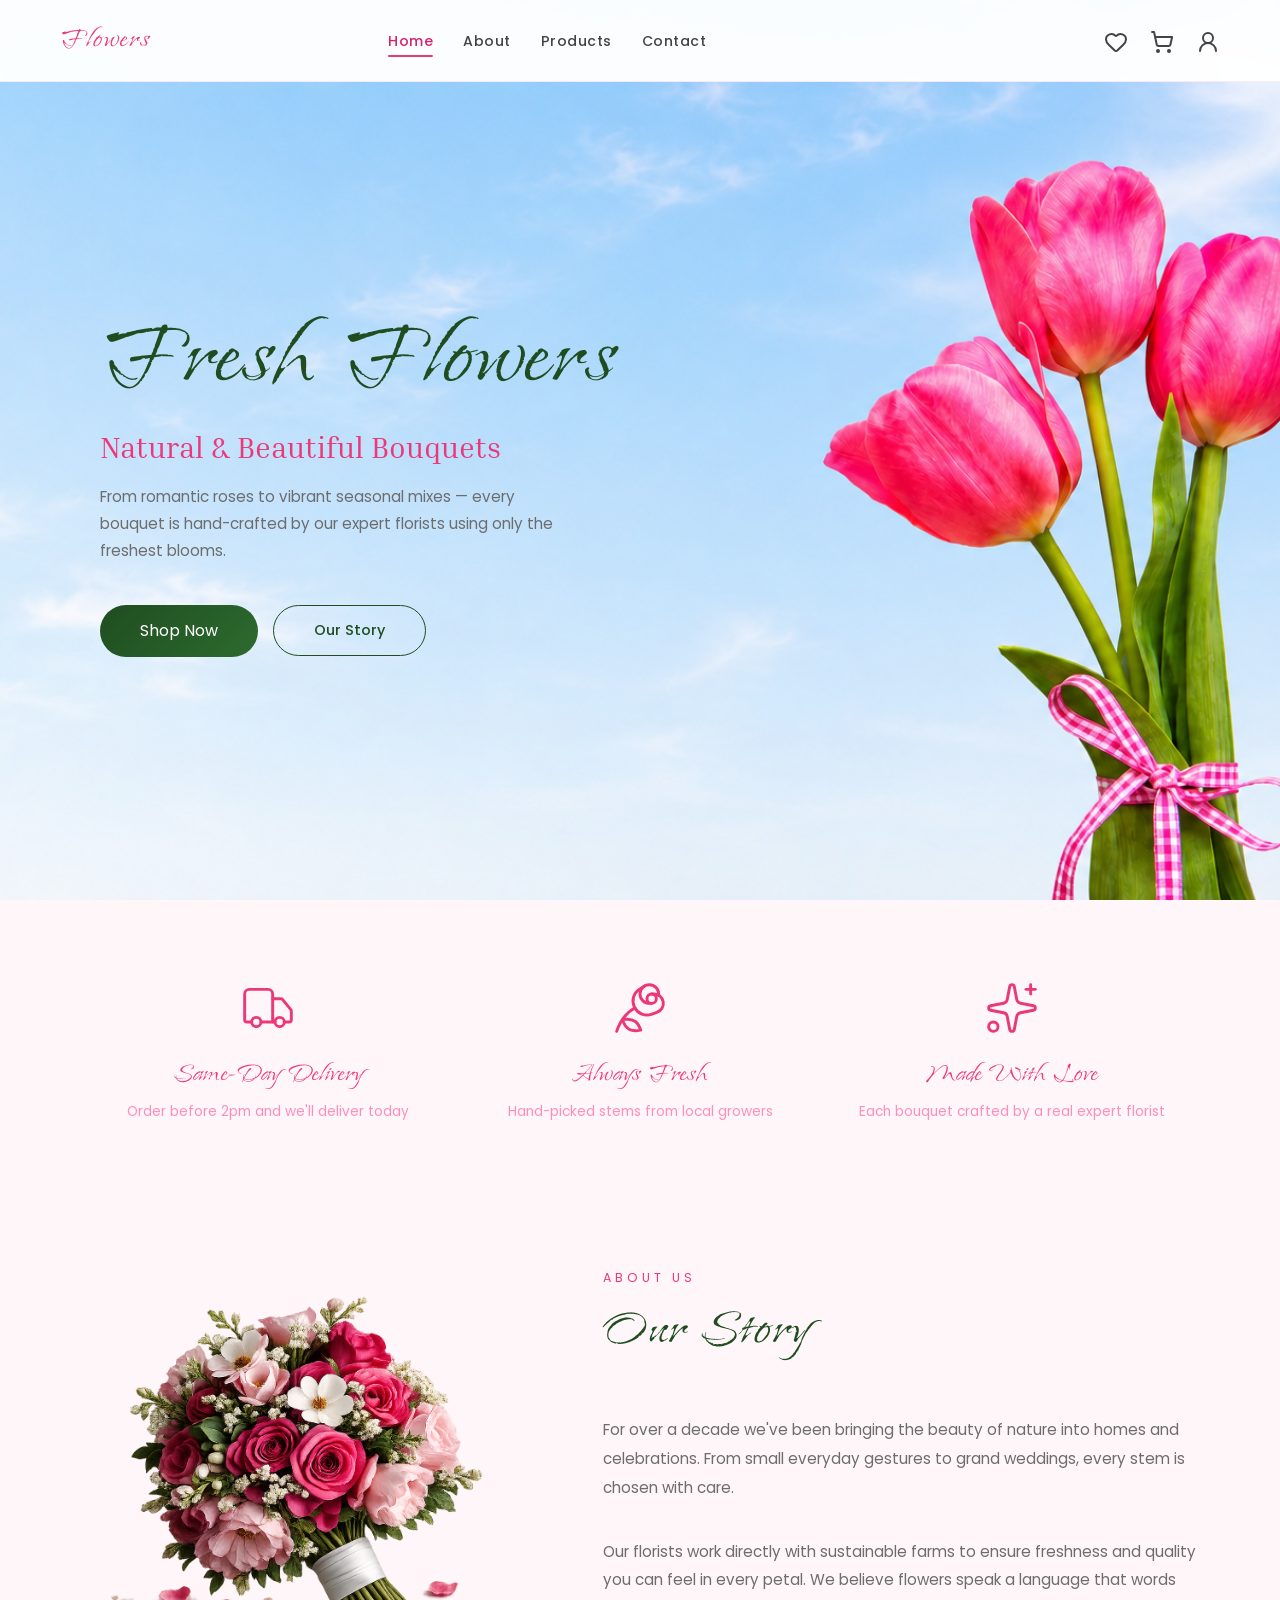
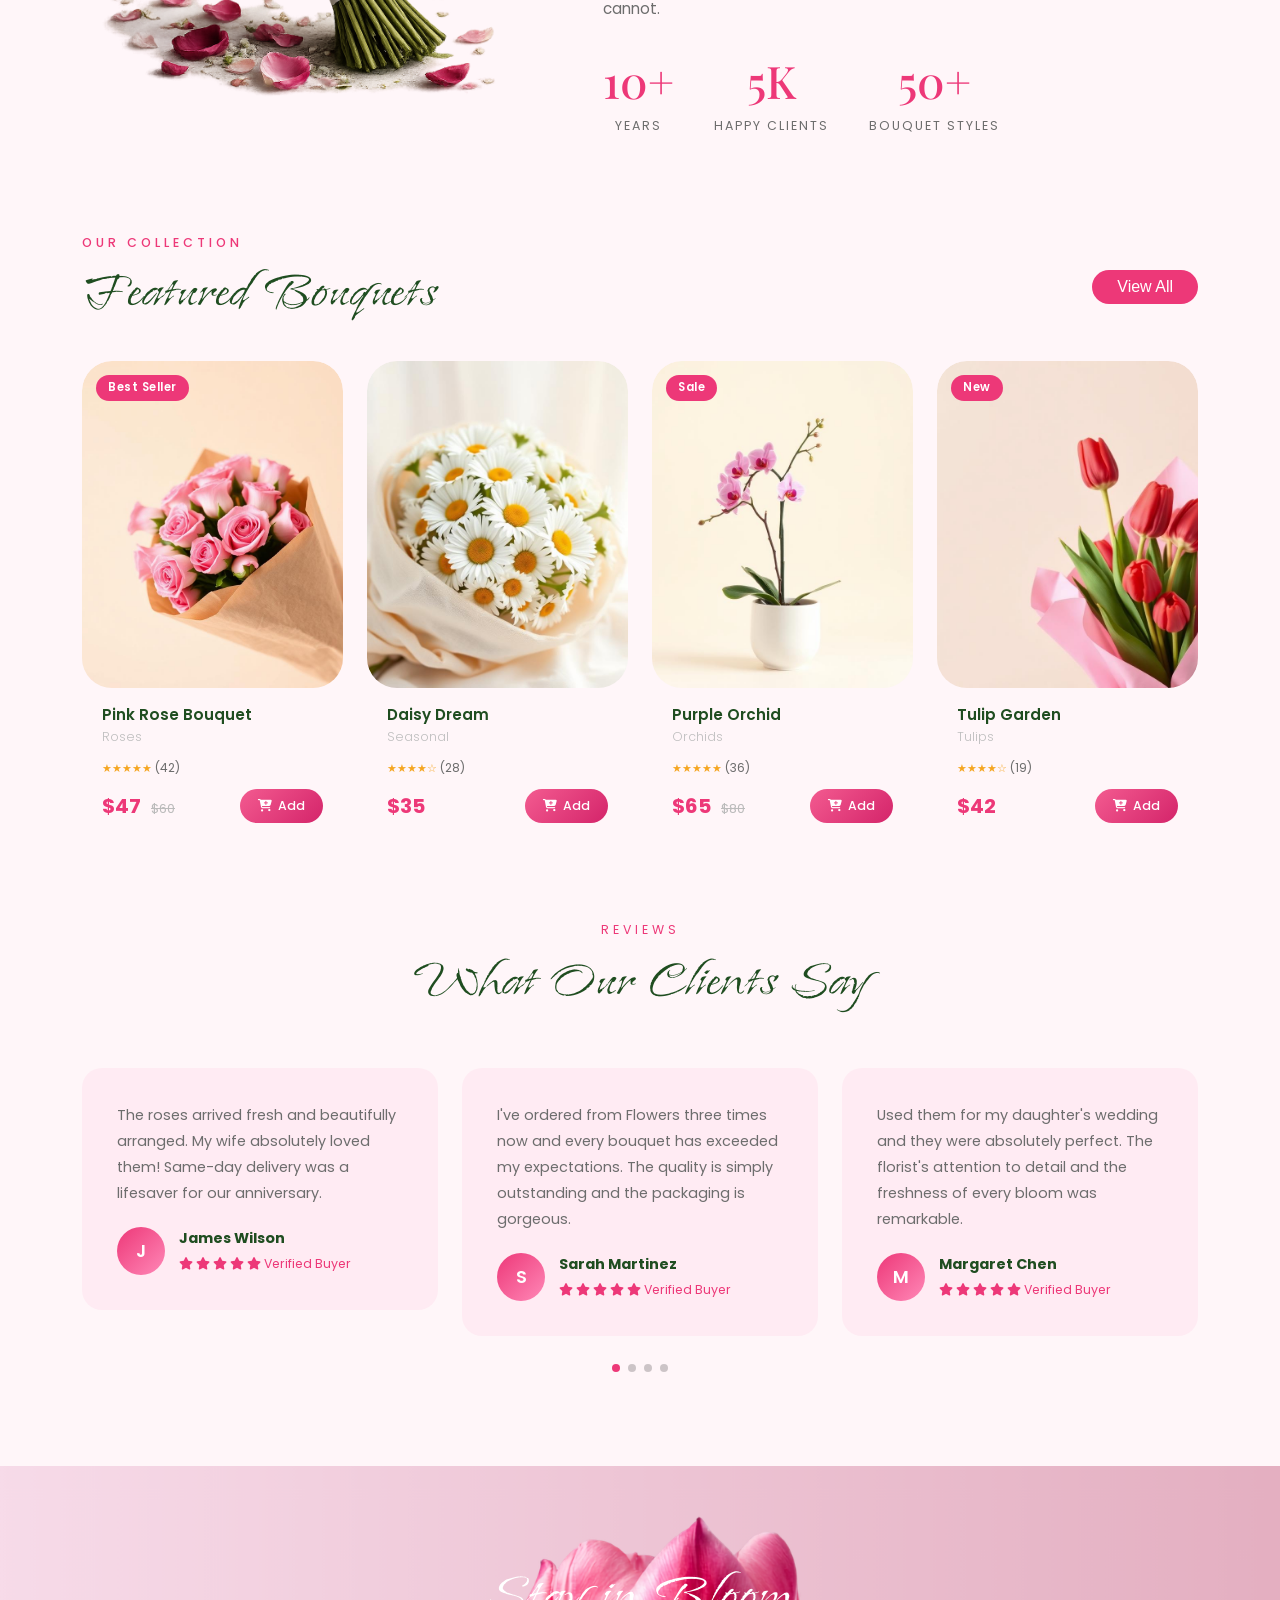
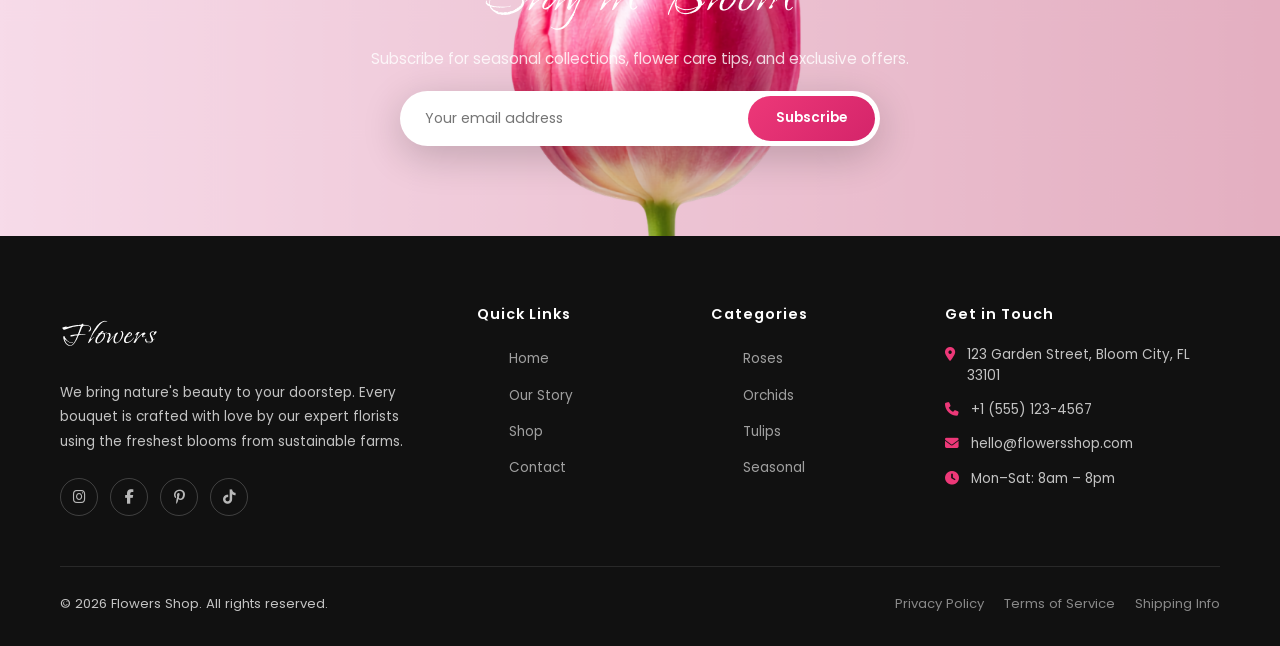
<file: index.html>
<!DOCTYPE html>
<html lang="en">
<head>
  <meta charset="UTF-8">
  <meta name="viewport" content="width=device-width, initial-scale=1.0">
  <title>Flowers – Fresh & Beautiful</title>
  <link rel="preconnect" href="https://fonts.googleapis.com">
  <link rel="preconnect" href="https://fonts.gstatic.com" crossorigin>
  <link href="https://fonts.googleapis.com/css2?family=Inria+Serif:ital,wght@0,300;0,400;0,700;1,400&family=Island+Moments&family=Playfair+Display:ital,wght@0,400;0,600;1,400&family=Poppins:wght@300;400;500;600;700&display=swap" rel="stylesheet">
  <link href="https://cdn.jsdelivr.net/npm/bootstrap@5.3.3/dist/css/bootstrap.min.css" rel="stylesheet">
  <link rel="stylesheet" href="https://cdnjs.cloudflare.com/ajax/libs/font-awesome/6.5.0/css/all.min.css">
  <link rel="stylesheet" href="https://cdn.jsdelivr.net/npm/swiper@11/swiper-bundle.min.css">
  <link rel="stylesheet" href="style.css">
</head>
<body>

<div id="nav-placeholder"></div>

<!-- ========== HERO ========== -->
<section class="hero">
  <div class="hero-content">
    <h1>Fresh Flowers</h1>
    <h3>Natural & Beautiful Bouquets</h3>
    <p>From romantic roses to vibrant seasonal mixes — every bouquet is hand-crafted by our expert florists using only the freshest blooms.</p>
    <div class="hero-btns">
      <a href="products.html" class="btn-primary-custom">Shop Now</a>
      <a href="about.html" class="btn-outline-custom">Our Story</a>
    </div>
  </div>
</section>

<!-- ========== WHY ========== -->
<section class="why-section">
  <div class="container">
    <div class="row g-0">
      <div class="col-md-4 why-item reveal">
        <div class="why-icon">
          <svg xmlns="http://www.w3.org/2000/svg" width="56" height="56" viewBox="0 0 24 24" fill="none" stroke="#ED3878" stroke-width="1.25" stroke-linecap="round" stroke-linejoin="round" class="lucide lucide-truck-icon lucide-truck"><path d="M14 18V6a2 2 0 0 0-2-2H4a2 2 0 0 0-2 2v11a1 1 0 0 0 1 1h2"/><path d="M15 18H9"/><path d="M19 18h2a1 1 0 0 0 1-1v-3.65a1 1 0 0 0-.22-.624l-3.48-4.35A1 1 0 0 0 17.52 8H14"/><circle cx="17" cy="18" r="2"/><circle cx="7" cy="18" r="2"/></svg>
        </div>
        <h3>Same-Day Delivery</h3>
        <p>Order before 2pm and we'll deliver today</p>
      </div>
      <div class="col-md-4 why-item reveal reveal-delay-1">
        <div class="why-icon">
          <svg xmlns="http://www.w3.org/2000/svg" width="56" height="56" viewBox="0 0 24 24" fill="none" stroke="#ED3878" stroke-width="1.25" stroke-linecap="round" stroke-linejoin="round" class="lucide lucide-rose-icon lucide-rose"><path d="M17 10h-1a4 4 0 1 1 4-4v.534"/><path d="M17 6h1a4 4 0 0 1 1.42 7.74l-2.29.87a6 6 0 0 1-5.339-10.68l2.069-1.31"/><path d="M4.5 17c2.8-.5 4.4 0 5.5.8s1.8 2.2 2.3 3.7c-2 .4-3.5.4-4.8-.3-1.2-.6-2.3-1.9-3-4.2"/><path d="M9.77 12C4 15 2 22 2 22"/><circle cx="17" cy="8" r="2"/></svg>
        </div>
        <h3>Always Fresh</h3>
        <p>Hand-picked stems from local growers</p>
      </div>
      <div class="col-md-4 why-item reveal reveal-delay-2">
        <div class="why-icon">
          <svg xmlns="http://www.w3.org/2000/svg" width="56" height="56" viewBox="0 0 24 24" fill="none" stroke="#ED3878" stroke-width="1.25" stroke-linecap="round" stroke-linejoin="round" class="lucide lucide-sparkles-icon lucide-sparkles"><path d="M11.017 2.814a1 1 0 0 1 1.966 0l1.051 5.558a2 2 0 0 0 1.594 1.594l5.558 1.051a1 1 0 0 1 0 1.966l-5.558 1.051a2 2 0 0 0-1.594 1.594l-1.051 5.558a1 1 0 0 1-1.966 0l-1.051-5.558a2 2 0 0 0-1.594-1.594l-5.558-1.051a1 1 0 0 1 0-1.966l5.558-1.051a2 2 0 0 0 1.594-1.594z"/><path d="M20 2v4"/><path d="M22 4h-4"/><circle cx="4" cy="20" r="2"/></svg>
        </div>
        <h3>Made With Love</h3>
        <p>Each bouquet crafted by a real expert florist</p>
      </div>
    </div>
  </div>
</section>

<!-- ========== ABOUT TEASER ========== -->
<section class="about-section">
  <div class="container">
    <div class="row align-items-center g-5">
      <div class="col-lg-5 reveal">
        <div class="about-img-wrapper">
          <img src="images/ChatGPT-Image-2.png" alt="Our florist at work">
        </div>
      </div>
      <div class="col-lg-7 about-text reveal reveal-delay-1">
        <div class="section-header">
          <span class="eyebrow">About Us</span>
          <h2>Our Story</h2>
        </div>
        <p>For over a decade we've been bringing the beauty of nature into homes and celebrations. From small everyday gestures to grand weddings, every stem is chosen with care.</p>
        <p>Our florists work directly with sustainable farms to ensure freshness and quality you can feel in every petal. We believe flowers speak a language that words cannot.</p>
        <div class="about-stats text-center">
          <div class="stat-item"><h4>10+</h4><span>Years</span></div>
          <div class="stat-item"><h4>5K</h4><span>Happy Clients</span></div>
          <div class="stat-item"><h4>50+</h4><span>Bouquet Styles</span></div>
        </div>
      </div>
    </div>
  </div>
</section>

<!-- ========== FEATURED PRODUCTS ========== -->

<section class="collection-section">
    <div class="container">
        <div class="section-header d-flex align-items-center justify-content-between mb-4">
            <div>
                <h6 class="eyebrow">Our Collection</h6>
                <h2>Featured Bouquets</h2>
            </div>
            <a href="products.html">View All</a>
        </div>
        
        <div class="products-grid" id="home-products-grid"></div>
    </div>
</section>

<!-- ========== TESTIMONIALS ========== -->

<section class="testimonials-section">
  <div class="container">
    <div class="section-header text-center reveal">
      <span class="eyebrow">Reviews</span>
      <h2>What Our Clients Say</h2>
    </div>
    <div class="swiper swiper-testimonial reveal">
      <div class="swiper-wrapper">
        <div class="swiper-slide">
          <div class="testimonial-card">
            <p>The roses arrived fresh and beautifully arranged. My wife absolutely loved them! Same-day delivery was a lifesaver for our anniversary.</p>
            <div class="testimonial-author">
              <div class="avatar-placeholder">J</div>
              <div><strong>James Wilson</strong><span class="stars">
                <i class="fa-solid fa-star"></i>
                <i class="fa-solid fa-star"></i>
                <i class="fa-solid fa-star"></i>
                <i class="fa-solid fa-star"></i>
                <i class="fa-solid fa-star"></i>
                Verified Buyer
              </span></div>
            </div>
          </div>
        </div>
        <div class="swiper-slide">
          <div class="testimonial-card">
            <p>I've ordered from Flowers three times now and every bouquet has exceeded my expectations. The quality is simply outstanding and the packaging is gorgeous.</p>
            <div class="testimonial-author">
              <div class="avatar-placeholder">S</div>
              <div><strong>Sarah Martinez</strong><span>
                <i class="fa-solid fa-star"></i>
                <i class="fa-solid fa-star"></i>
                <i class="fa-solid fa-star"></i>
                <i class="fa-solid fa-star"></i>
                <i class="fa-solid fa-star"></i>
                Verified Buyer
              </span></div>
            </div>
          </div>
        </div>
        <div class="swiper-slide">
          <div class="testimonial-card">
            <p>Used them for my daughter's wedding and they were absolutely perfect. The florist's attention to detail and the freshness of every bloom was remarkable.</p>
            <div class="testimonial-author">
              <div class="avatar-placeholder">M</div>
              <div><strong>Margaret Chen</strong><span>
                <i class="fa-solid fa-star"></i>
                <i class="fa-solid fa-star"></i>
                <i class="fa-solid fa-star"></i>
                <i class="fa-solid fa-star"></i>
                <i class="fa-solid fa-star"></i>
                Verified Buyer
              </span></div>
            </div>
          </div>
        </div>
        <div class="swiper-slide">
          <div class="testimonial-card">
            <p>Ordered the orchid bouquet for my mom's birthday. She was in tears! The flowers lasted almost two weeks — incredible freshness and quality.</p>
            <div class="testimonial-author">
              <div class="avatar-placeholder">L</div>
              <div><strong>Liam Torres</strong><span>
                <i class="fa-solid fa-star"></i>
                <i class="fa-solid fa-star"></i>
                <i class="fa-solid fa-star"></i>
                <i class="fa-solid fa-star"></i>
                <i class="fa-solid fa-star"></i>
                Verified Buyer
              </span></div>
            </div>
          </div>
        </div>
      </div>
      <div class="swiper-pagination"></div>
    </div>
  </div>
</section>

<!-- ========== SUBSCRIBE ========== -->
<section class="subscribe-section">
  <div class="subscribe-content">
    <h2>Stay in Bloom</h2>
    <p>Subscribe for seasonal collections, flower care tips, and exclusive offers.</p>
    <form class="subscribe-form" onsubmit="handleSubscribeForm(event)">
      <input type="email" placeholder="Your email address" required>
      <button type="submit">Subscribe</button>
    </form>
  </div>
</section>

<div id="footer-placeholder"></div>

<script src="https://cdn.jsdelivr.net/npm/bootstrap@5.3.3/dist/js/bootstrap.bundle.min.js"></script>
<script src="https://cdn.jsdelivr.net/npm/swiper@11/swiper-bundle.min.js"></script>
<script src="components.js"></script>
<script src="main.js"></script>
</body>
</html>
</file>
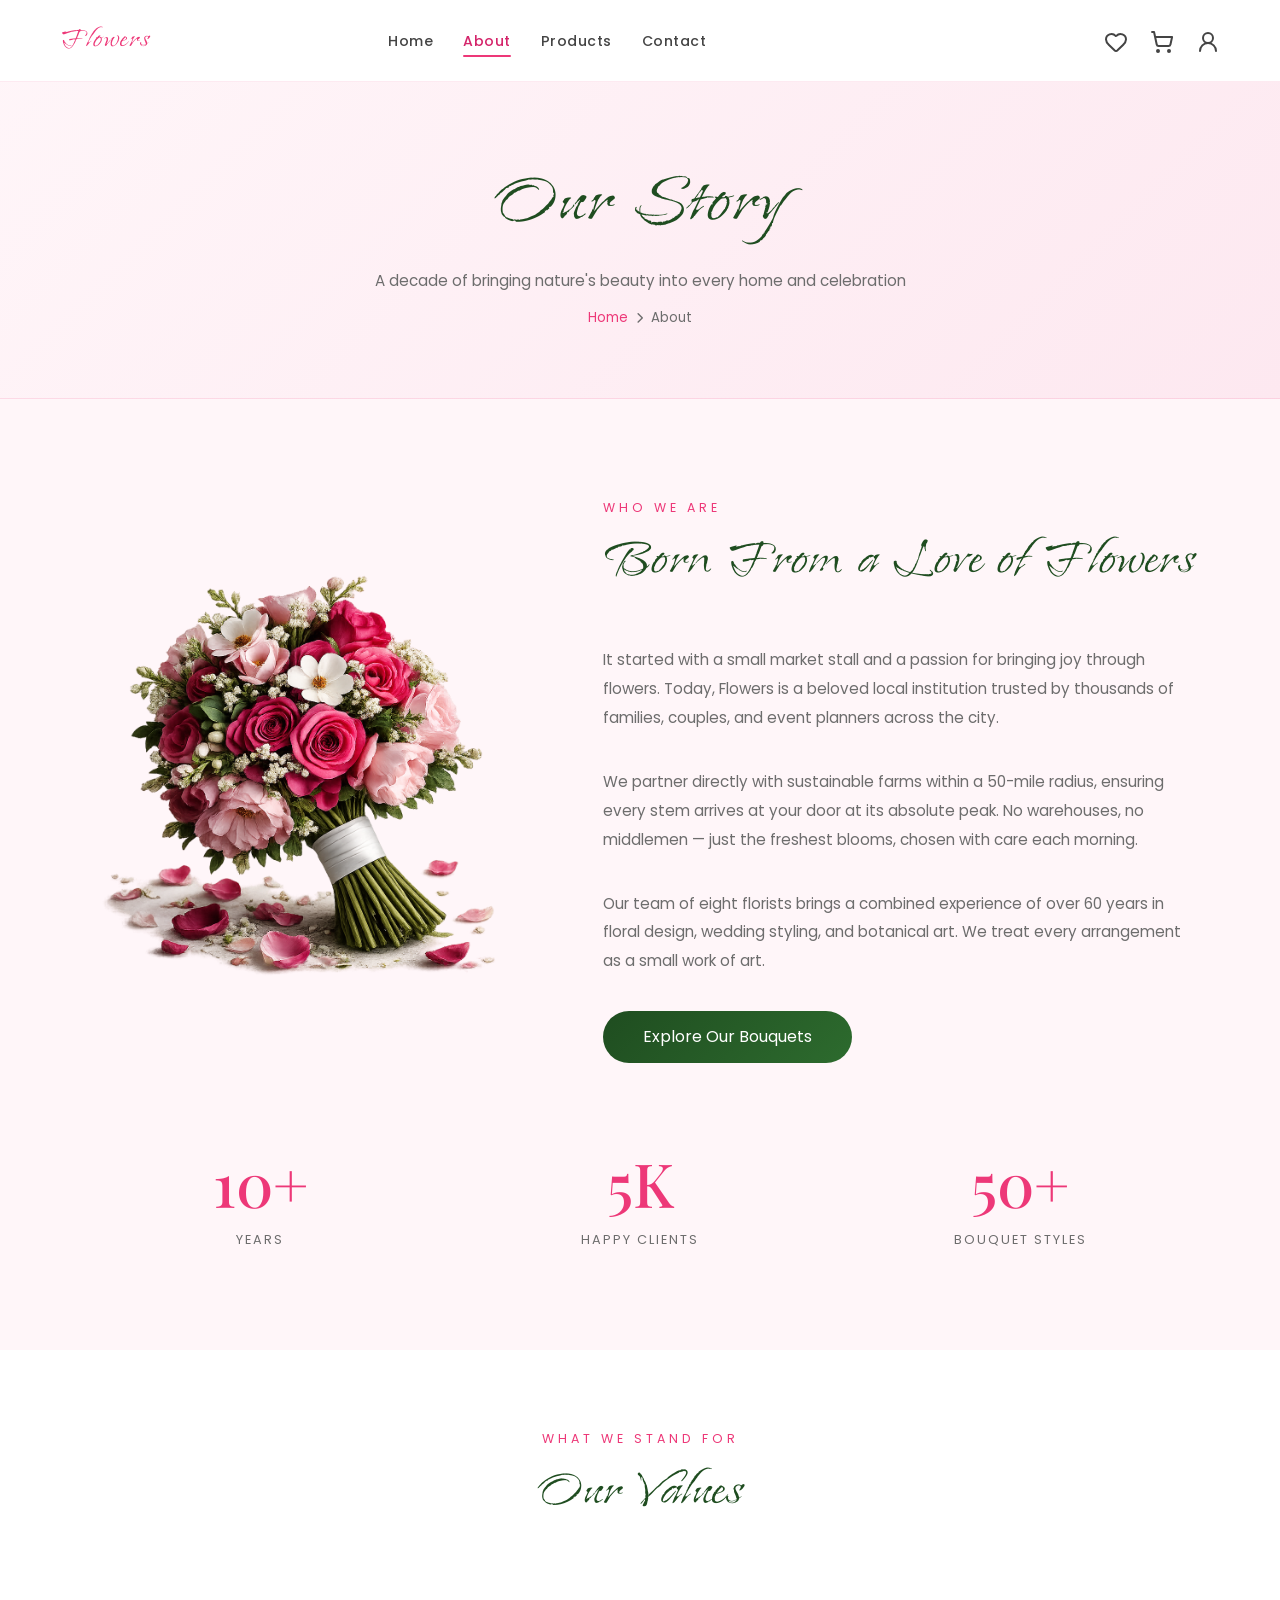
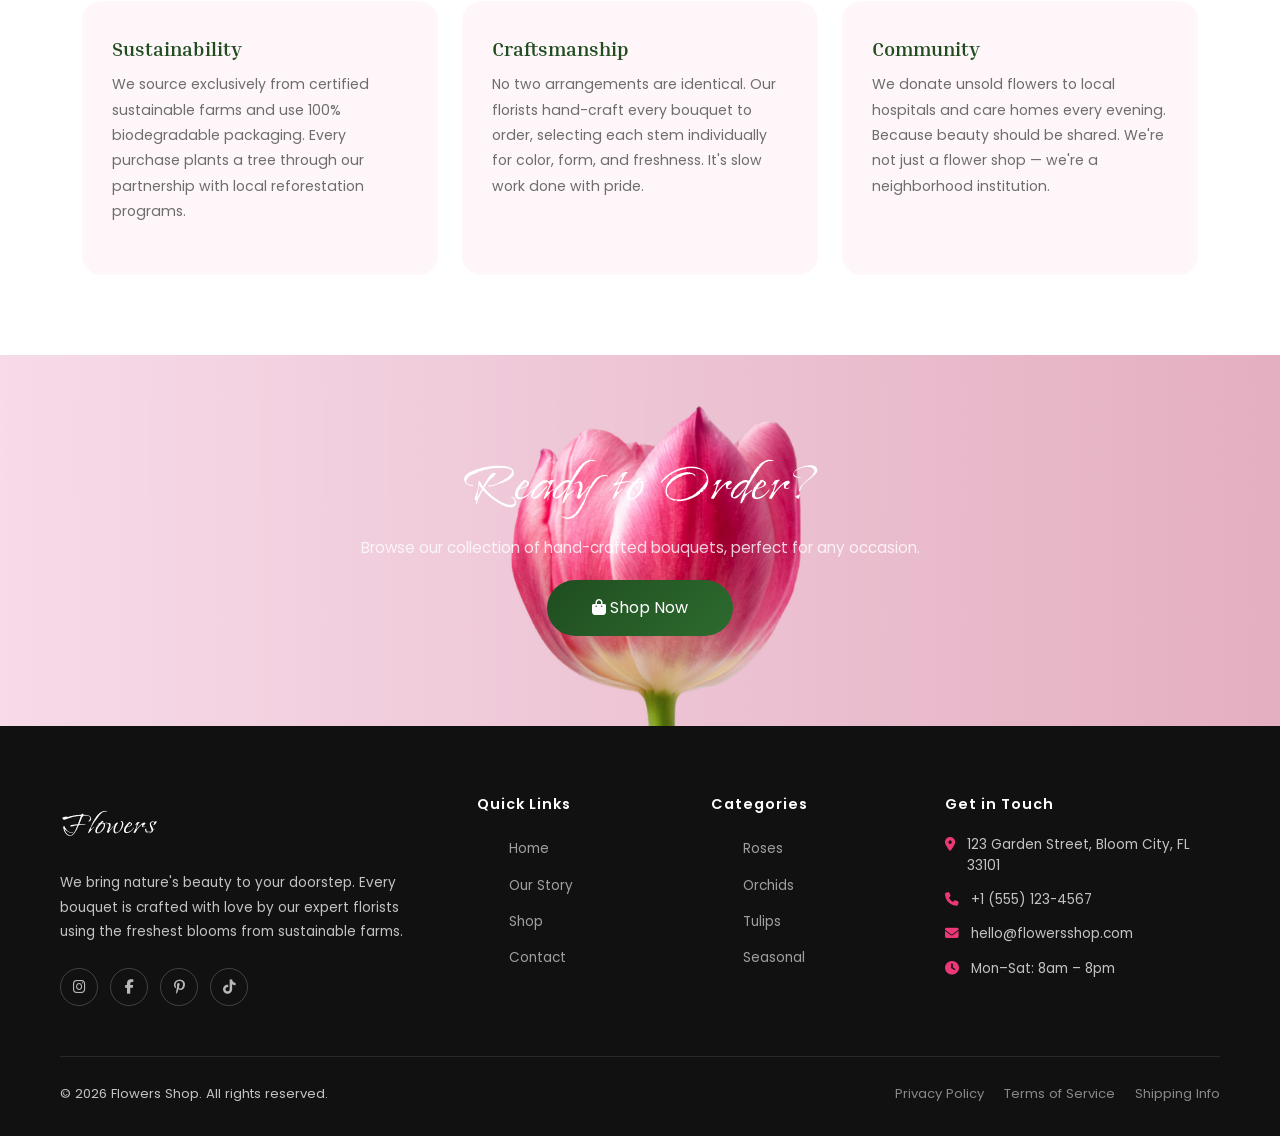
<file: about.html>
<!DOCTYPE html>
<html lang="en">
<head>
  <meta charset="UTF-8">
  <meta name="viewport" content="width=device-width, initial-scale=1.0">
  <title>About Us – Flowers</title>
  <link rel="preconnect" href="https://fonts.googleapis.com">
  <link rel="preconnect" href="https://fonts.gstatic.com" crossorigin>
  <link href="https://fonts.googleapis.com/css2?family=Inria+Serif:ital,wght@0,300;0,400;0,700;1,400&family=Island+Moments&family=Playfair+Display:ital,wght@0,400;0,600;1,400&family=Poppins:wght@300;400;500;600;700&display=swap" rel="stylesheet">
  <link href="https://cdn.jsdelivr.net/npm/bootstrap@5.3.3/dist/css/bootstrap.min.css" rel="stylesheet">
  <link rel="stylesheet" href="https://cdnjs.cloudflare.com/ajax/libs/font-awesome/6.5.0/css/all.min.css">
  <link rel="stylesheet" href="https://cdn.jsdelivr.net/npm/swiper@11/swiper-bundle.min.css">
  <link rel="stylesheet" href="style.css">
</head>
<body>

<div id="nav-placeholder"></div>

<!-- PAGE HERO -->
<section class="page-hero">
  <h1>Our Story</h1>
  <p>A decade of bringing nature's beauty into every home and celebration</p>
  <div class="breadcrumb-custom">
    <a href="index.html">Home</a>
    <i class="fa-solid fa-chevron-right" style="font-size:0.7rem"></i>
    <span>About</span>
  </div>
</section>

<!-- MISSION -->
<section class="about-section">
  <div class="container">
    <div class="row align-items-center g-5 mb-5">
      <div class="col-lg-5 reveal">
        <div class="about-img-wrapper">
          <img src="images/ChatGPT-Image-2.png" alt="Our florist at work">
        </div>
      </div>
      <div class="col-lg-7 about-text reveal reveal-delay-1">
        <div class="section-header">
          <span class="eyebrow">Who We Are</span>
          <h2>Born From a Love of Flowers</h2>
        </div>
        <p>It started with a small market stall and a passion for bringing joy through flowers. Today, Flowers is a beloved local institution trusted by thousands of families, couples, and event planners across the city.</p>
        <p>We partner directly with sustainable farms within a 50-mile radius, ensuring every stem arrives at your door at its absolute peak. No warehouses, no middlemen — just the freshest blooms, chosen with care each morning.</p>
        <p>Our team of eight florists brings a combined experience of over 60 years in floral design, wedding styling, and botanical art. We treat every arrangement as a small work of art.</p>
        <a href="products.html" class="btn-primary-custom d-inline-block">Explore Our Bouquets</a>
      </div>
    </div>

    <!-- Stats banner -->
    <div class="stats-banner row g-4 reveal">
      <div class="col-6 col-md-4">
        <div class="text-center">
          <h4>10+</h4>
          <span style="font-family:'Poppins',sans-serif;font-size:0.8rem;letter-spacing:2px;text-transform:uppercase;color:var(--gray)">Years</span>
        </div>
      </div>
      <div class="col-6 col-md-4">
        <div class="text-center">
          <h4>5K</h4>
          <span style="font-family:'Poppins',sans-serif;font-size:0.8rem;letter-spacing:2px;text-transform:uppercase;color:var(--gray)">Happy Clients</span>
        </div>
      </div>
      <div class="col-6 col-md-4">
        <div class="text-center">
          <h4>50+</h4>
          <span style="font-family:'Poppins',sans-serif;font-size:0.8rem;letter-spacing:2px;text-transform:uppercase;color:var(--gray)">Bouquet Styles</span>
        </div>
      </div>
    </div>
  </div>
</section>

<!-- OUR VALUES -->
<section style="padding:80px 0;background:#fff">
  <div class="container">
    <div class="section-header text-center reveal">
      <span class="eyebrow">What We Stand For</span>
      <h2>Our Values</h2>
    </div>
    <div class="row g-4 mt-2">
      <div class="col-md-4 reveal">
        <div style="padding:35px 30px;border-radius:20px;background:var(--cream);height:100%;transition:var(--transition)" onmouseover="this.style.borderColor='var(--pink)'" onmouseout="this.style.borderColor='rgba(237,56,120,0.15)'">
          <h5 style="font-weight:700;color:var(--green);margin-bottom:12px">Sustainability</h5>
          <p style="font-family:'Poppins',sans-serif;color:var(--gray);font-size:0.88rem;line-height:1.8">We source exclusively from certified sustainable farms and use 100% biodegradable packaging. Every purchase plants a tree through our partnership with local reforestation programs.</p>
        </div>
      </div>
      <div class="col-md-4 reveal reveal-delay-1">
        <div style="padding:35px 30px;border-radius:20px;background:var(--cream);height:100%;transition:var(--transition)" onmouseover="this.style.borderColor='var(--pink)'" onmouseout="this.style.borderColor='rgba(237,56,120,0.15)'">
          <h5 style="font-weight:700;color:var(--green);margin-bottom:12px">Craftsmanship</h5>
          <p style="font-family:'Poppins',sans-serif;color:var(--gray);font-size:0.88rem;line-height:1.8">No two arrangements are identical. Our florists hand-craft every bouquet to order, selecting each stem individually for color, form, and freshness. It's slow work done with pride.</p>
        </div>
      </div>
      <div class="col-md-4 reveal reveal-delay-2">
        <div style="padding:35px 30px;border-radius:20px;background:var(--cream);height:100%;transition:var(--transition)" onmouseover="this.style.borderColor='var(--pink)'" onmouseout="this.style.borderColor='rgba(237,56,120,0.15)'">
          <h5 style="font-weight:700;color:var(--green);margin-bottom:12px">Community</h5>
          <p style="font-family:'Poppins',sans-serif;color:var(--gray);font-size:0.88rem;line-height:1.8">We donate unsold flowers to local hospitals and care homes every evening. Because beauty should be shared. We're not just a flower shop — we're a neighborhood institution.</p>
        </div>
      </div>
    </div>
  </div>
</section>

<!-- CTA -->
<section class="subscribe-section">
  <div class="subscribe-content">
    <h2>Ready to Order?</h2>
    <p>Browse our collection of hand-crafted bouquets, perfect for any occasion.</p>
    <a href="products.html" class="btn-primary-custom d-inline-block" style="padding:16px 45px;font-size:1rem">
      <i class="fa-solid fa-bag-shopping"></i> Shop Now
    </a>
  </div>
</section>

<div id="footer-placeholder"></div>

<script src="https://cdn.jsdelivr.net/npm/bootstrap@5.3.3/dist/js/bootstrap.bundle.min.js"></script>
<script src="https://cdn.jsdelivr.net/npm/swiper@11/swiper-bundle.min.js"></script>
<script src="components.js"></script>
<script src="main.js"></script>
</body>
</html>
</file>
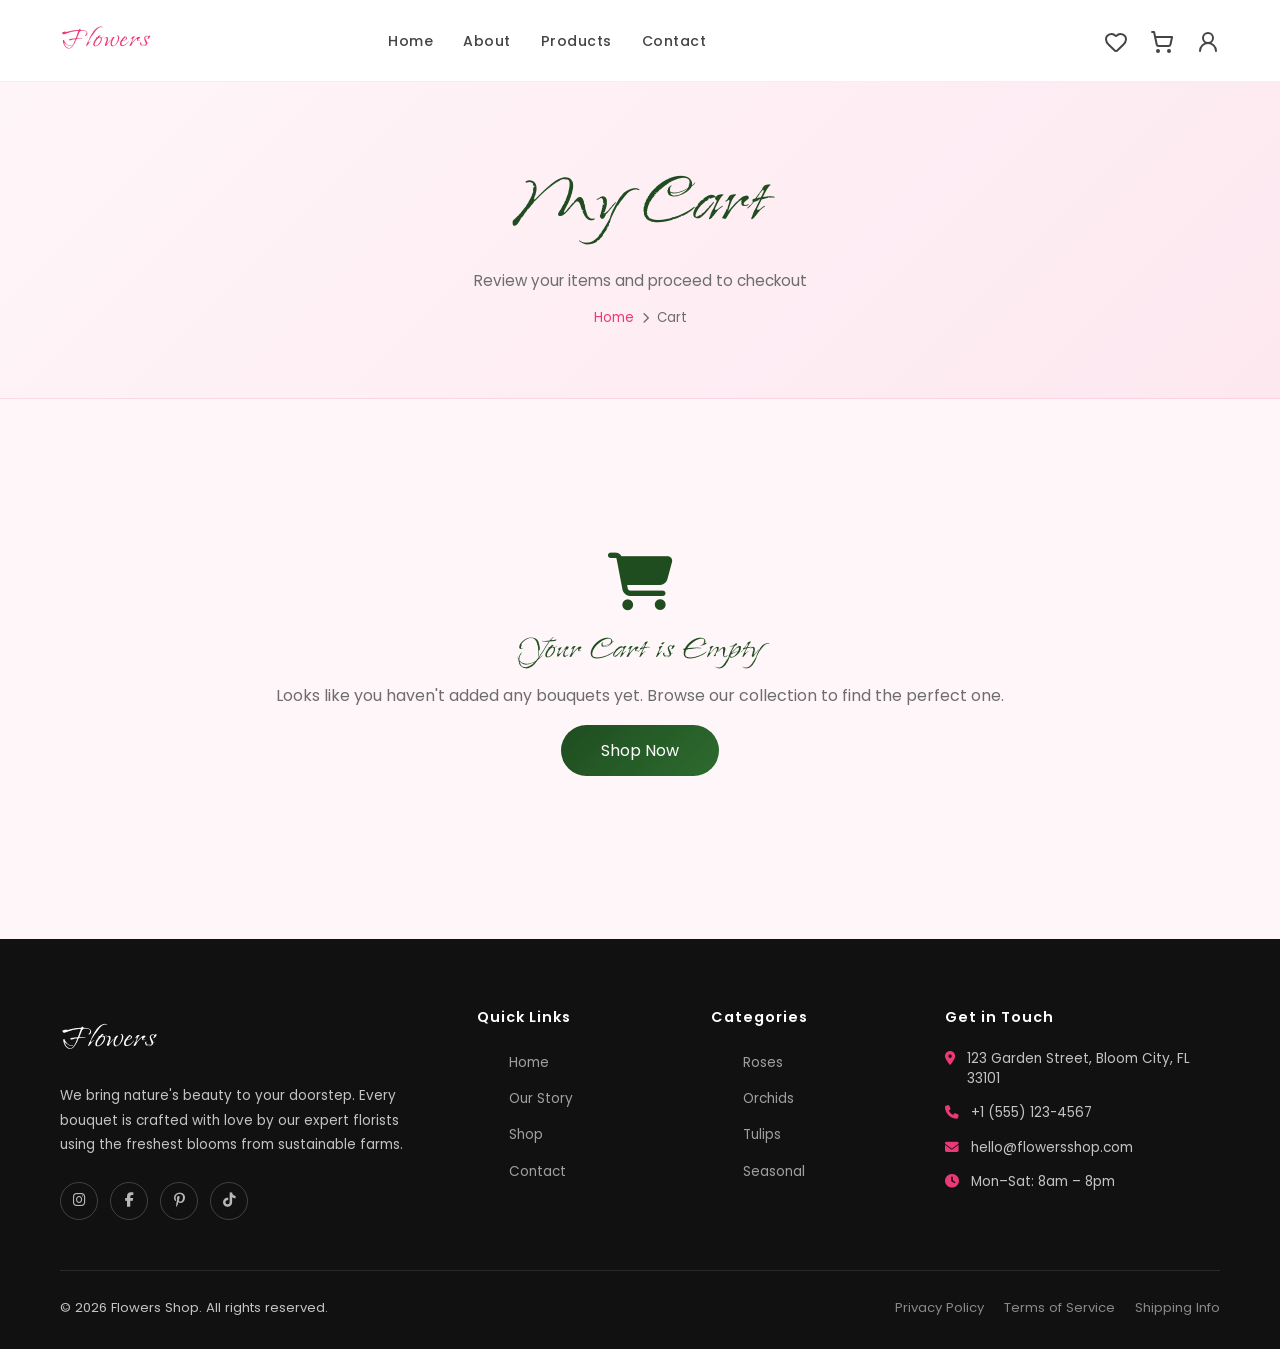
<file: cart.html>
<!DOCTYPE html>
<html lang="en">
<head>
  <meta charset="UTF-8">
  <meta name="viewport" content="width=device-width, initial-scale=1.0">
  <title>Cart – Flowers</title>
  <link rel="preconnect" href="https://fonts.googleapis.com">
  <link rel="preconnect" href="https://fonts.gstatic.com" crossorigin>
  <link href="https://fonts.googleapis.com/css2?family=Inria+Serif:ital,wght@0,300;0,400;0,700;1,400&family=Island+Moments&family=Playfair+Display:ital,wght@0,400;0,600;1,400&family=Poppins:wght@300;400;500;600;700&display=swap" rel="stylesheet">
  <link href="https://cdn.jsdelivr.net/npm/bootstrap@5.3.3/dist/css/bootstrap.min.css" rel="stylesheet">
  <link rel="stylesheet" href="https://cdnjs.cloudflare.com/ajax/libs/font-awesome/6.5.0/css/all.min.css">
  <link rel="stylesheet" href="style.css">
</head>
<body>

<div id="nav-placeholder"></div>

<!-- PAGE HERO -->
<section class="page-hero">
  <h1>My Cart</h1>
  <p>Review your items and proceed to checkout</p>
  <div class="breadcrumb-custom">
    <a href="index.html">Home</a>
    <i class="fa-solid fa-chevron-right" style="font-size:0.7rem"></i>
    <span>Cart</span>
  </div>
</section>

<!-- CART SECTION -->
<section class="cart-section">
  <div class="container">

    <!-- EMPTY CART -->
    <div id="cart-empty" class="empty-state" style="display:none">
      <div class="empty-icon-wrap">
        <i class="fa-solid fa-cart-shopping"></i>
      </div>
      <h4>Your Cart is Empty</h4>
      <p>Looks like you haven't added any bouquets yet. Browse our collection to find the perfect one.</p>
      <a href="products.html" class="btn-primary-custom">
        Shop Now
      </a>
    </div>

    <!-- CART CONTENT -->
    <div id="cart-summary-area" style="display:none">
      <div class="row g-5">

        <!-- CART ITEMS -->
        <div class="col-lg-7">
          <div class="cart-header mb-3 d-flex align-itens-center justify-content-between">
            <h5>Items in Your Cart</h5>
            <button class="clear-cart-btn" onclick="clearCart()">
              <i class="fa-solid fa-trash-can"></i> Clear All
            </button>
          </div>
          <div id="cart-list"></div>
        </div>

        <!-- ORDER SUMMARY -->
        <div class="col-lg-5">
          <div class="cart-summary">
            <h5>Order Summary</h5>

            <div class="summary-row">
              <span>Subtotal</span>
              <span id="subtotal-val">$0.00</span>
            </div>
            <div class="summary-row">
              <span>Shipping</span>
              <span id="shipping-val">$8.00</span>
            </div>
            <div class="summary-row free-shipping-note">
              <span>Free shipping on orders over $60</span>
            </div>

            <!-- PROMO CODE -->
            <div class="promo-section">
              <label>Promo Code</label>
              <div class="promo-input-wrap">
                <input type="text" placeholder="Enter code" id="promo-input">
                <button onclick="applyPromo()">Apply</button>
              </div>
              <div id="promo-msg" class="promo-msg"></div>
            </div>

            <div class="summary-divider"></div>
            <div class="summary-row summary-total">
              <span>Total</span>
              <span id="total-val">$0.00</span>
            </div>

            <button class="checkout-btn" onclick="handleCheckout()">
              Secure Checkout
            </button>

            <div class="payment-icons d-flex align-itens-center justify-content-start gap-3 my-3">
              <i class="fa-brands fa-cc-visa"></i>
              <i class="fa-brands fa-cc-mastercard"></i>
              <i class="fa-brands fa-cc-paypal"></i>
              <i class="fa-brands fa-cc-apple-pay"></i>
            </div>

            <button class="continue-shopping">
              <a href="products.html">
                <i class="fa-solid fa-arrow-left"></i> Continue Shopping
              </a>
            </button>
          </div>
        </div>

      </div>
    </div>

  </div>
</section>



<div id="footer-placeholder"></div>

<script src="https://cdn.jsdelivr.net/npm/bootstrap@5.3.3/dist/js/bootstrap.bundle.min.js"></script>
<script src="components.js"></script>
<script src="main.js"></script>
<script>

  function clearCart() {
    cart.length = 0;
    saveCart();
    renderCartPage();
    showToast('Cart cleared!');
  }

  const PROMOS = { 'BLOOM10': 10, 'FLOWERS20': 20 };
  // appliedDiscount is already declared in main.js — do not re-declare here

  function applyPromo() {
    const code = document.getElementById('promo-input').value.trim().toUpperCase();
    const msg = document.getElementById('promo-msg');
    if (PROMOS[code]) {
      appliedDiscount = PROMOS[code];
      msg.textContent = `Promo applied: ${appliedDiscount}% off!`;
      msg.style.color = 'var(--green)';
      showToast(`Promo code ${code} applied!`);
      renderCartPage();
    } else {
      msg.textContent = 'Invalid promo code.';
      msg.style.color = 'var(--pink)';
    }
  }

  function handleCheckout() {
    if (!user) {
      openAuthModal();
      showToast('Please sign in to checkout', 'pink');
    } else {
      showToast('Redirecting to checkout...');
    }
  }

  // Render recommendations (products not in cart)
  document.addEventListener('DOMContentLoaded', () => {
    const recGrid = document.getElementById('cart-recommendations');
    if (recGrid) {
      const cartIds = cart.map(i => i.id);
      const recs = PRODUCTS.filter(p => !cartIds.includes(p.id)).slice(0, 4);
      recGrid.innerHTML = recs.map(p => `<div class="col-sm-6 col-lg-3">${productCardHTML(p)}</div>`).join('');
    }
  });
</script>
</body>
</html>
</file>
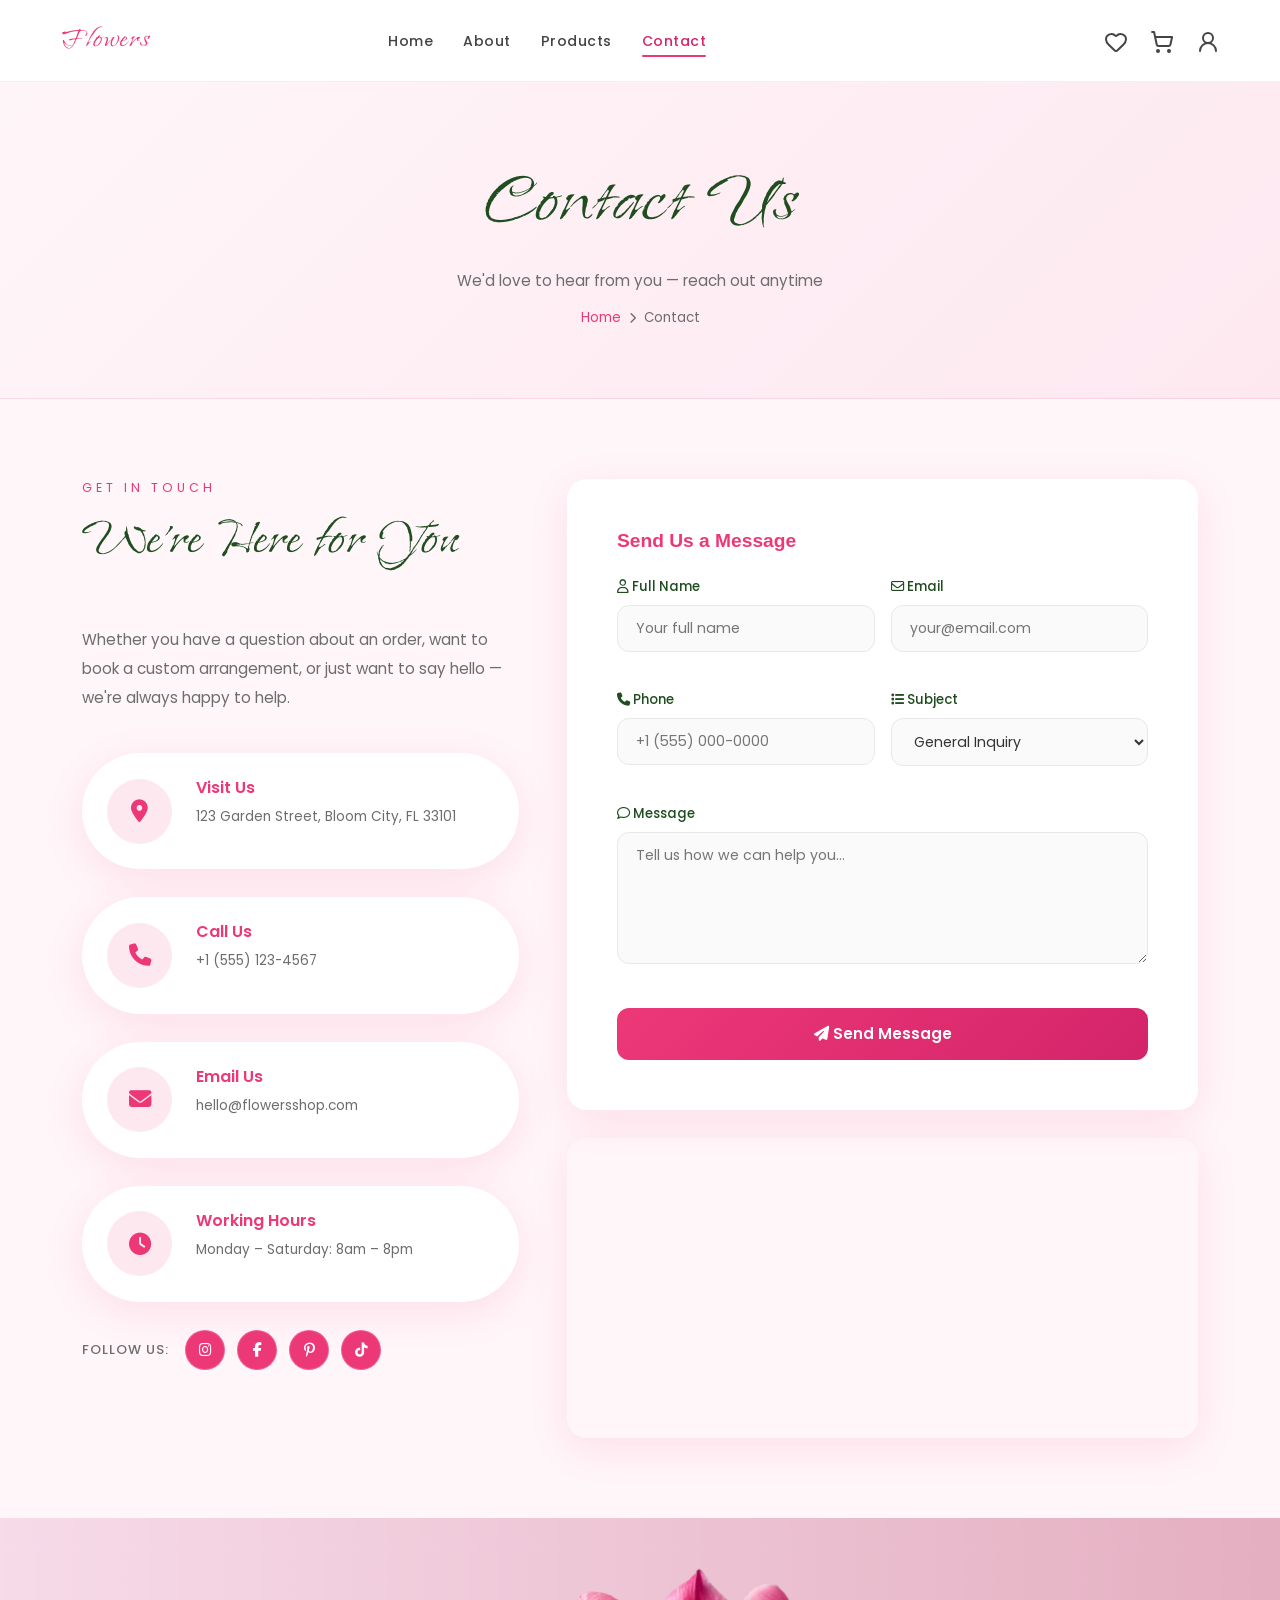
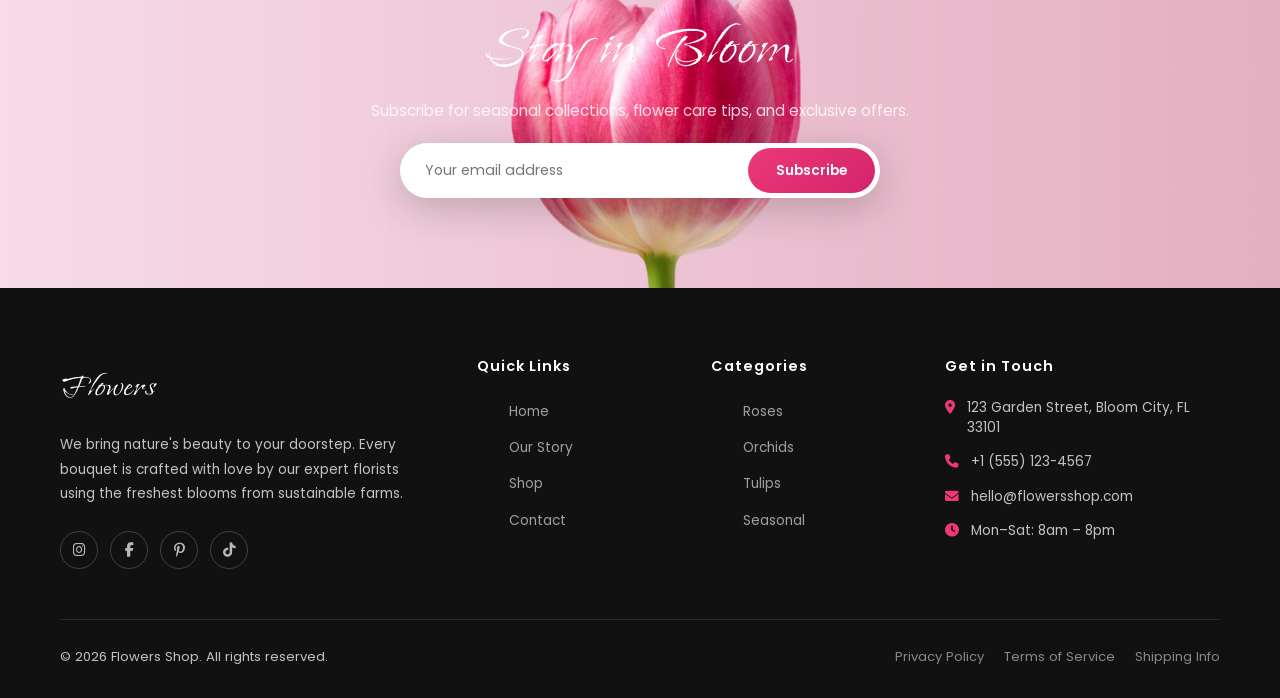
<file: contact.html>
<!DOCTYPE html>
<html lang="en">
<head>
  <meta charset="UTF-8">
  <meta name="viewport" content="width=device-width, initial-scale=1.0">
  <title>Contact – Flowers</title>
  <link rel="preconnect" href="https://fonts.googleapis.com">
  <link rel="preconnect" href="https://fonts.gstatic.com" crossorigin>
  <link href="https://fonts.googleapis.com/css2?family=Inria+Serif:ital,wght@0,300;0,400;0,700;1,400&family=Island+Moments&family=Playfair+Display:ital,wght@0,400;0,600;1,400&family=Poppins:wght@300;400;500;600;700&display=swap" rel="stylesheet">
  <link href="https://cdn.jsdelivr.net/npm/bootstrap@5.3.3/dist/css/bootstrap.min.css" rel="stylesheet">
  <link rel="stylesheet" href="https://cdnjs.cloudflare.com/ajax/libs/font-awesome/6.5.0/css/all.min.css">
  <link rel="stylesheet" href="style.css">
</head>
<body>

<div id="nav-placeholder"></div>

<!-- PAGE HERO -->
<section class="page-hero">
  <h1>Contact Us</h1>
  <p>We'd love to hear from you — reach out anytime</p>
  <div class="breadcrumb-custom">
    <a href="index.html">Home</a>
    <i class="fa-solid fa-chevron-right" style="font-size:0.7rem"></i>
    <span>Contact</span>
  </div>
</section>

<!-- CONTACT SECTION -->
<section class="contact-section">
  <div class="container">
    <div class="row g-5 align-items-start">

      <!-- CONTACT INFO -->
      <div class="col-lg-5 reveal">
        <div class="section-header">
          <span class="eyebrow">Get In Touch</span>
          <h2>We're Here for You</h2>
        </div>
        <p style="font-family:'Poppins',sans-serif;color:var(--gray);line-height:1.9;font-size:0.95rem;margin-bottom:40px">
          Whether you have a question about an order, want to book a custom arrangement, or just want to say hello — we're always happy to help.
        </p>

        <div class="contact-info-cards">
          <div class="contact-info-card d-flex align-items-center gap-4">
            <div class="contact-info-icon">
              <i class="fa-solid fa-location-dot contact-icon"></i>
            </div>
            <div>
              <h6>Visit Us</h6>
              <p>123 Garden Street, Bloom City, FL 33101</p>
            </div>
          </div>
          
          <div class="contact-info-card d-flex align-items-center gap-4">
            <div class="contact-info-icon">
              <i class="fa-solid fa-phone contact-icon"></i>
            </div>
            <div>
              <h6>Call Us</h6>
              <p>+1 (555) 123-4567</p>
            </div>
          </div>

          <div class="contact-info-card d-flex align-items-center gap-4">
            <div class="contact-info-icon">
              <i class="fa-solid fa-envelope contact-icon"></i>
            </div>
            <div>
              <h6>Email Us</h6>
              <p>hello@flowersshop.com</p>
            </div>
          </div>

          <div class="contact-info-card d-flex align-items-center gap-4">
            <div class="contact-info-icon">
              <i class="fa-solid fa-clock contact-icon"></i>
            </div>
            <div>
              <h6>Working Hours</h6>
              <p>Monday – Saturday: 8am – 8pm</p>
            </div>
          </div>
        </div>

        <div class="contact-socials">
          <span>Follow Us:</span>
          <a href="#" class="social-link"><i class="fa-brands fa-instagram"></i></a>
          <a href="#" class="social-link"><i class="fa-brands fa-facebook-f"></i></a>
          <a href="#" class="social-link"><i class="fa-brands fa-pinterest-p"></i></a>
          <a href="#" class="social-link"><i class="fa-brands fa-tiktok"></i></a>
        </div>
      </div>

      <!-- CONTACT FORM -->
      <div class="col-lg-7 reveal reveal-delay-1">
        <div class="contact-form-wrapper">
          <h4>Send Us a Message</h4>
          <form id="contact-form">
            <div class="row g-3">
              <div class="col-sm-6">
                <div class="form-group">
                  <label><i class="fa-regular fa-user"></i> Full Name</label>
                  <input type="text" placeholder="Your full name" required>
                </div>
              </div>
              <div class="col-sm-6">
                <div class="form-group">
                  <label><i class="fa-regular fa-envelope"></i> Email</label>
                  <input type="email" placeholder="your@email.com" required>
                </div>
              </div>
              <div class="col-sm-6">
                <div class="form-group">
                  <label><i class="fa-solid fa-phone"></i> Phone</label>
                  <input type="tel" placeholder="+1 (555) 000-0000">
                </div>
              </div>
              <div class="col-sm-6">
                <div class="form-group">
                  <label><i class="fa-solid fa-list"></i> Subject</label>
                  <select>
                    <option>General Inquiry</option>
                    <option>Order Issue</option>
                    <option>Custom Arrangement</option>
                    <option>Wedding / Event</option>
                    <option>Other</option>
                  </select>
                </div>
              </div>
              <div class="col-12">
                <div class="form-group">
                  <label><i class="fa-regular fa-comment"></i> Message</label>
                  <textarea rows="5" placeholder="Tell us how we can help you..." required></textarea>
                </div>
              </div>
              <div class="col-12">
                <button type="submit" class="submit-btn">
                  <i class="fa-solid fa-paper-plane"></i> Send Message
                </button>
              </div>
            </div>
          </form>
        </div>

        <!-- MAP -->
        <div class="contact-map">
          <iframe
            src="https://www.google.com/maps/embed?pb=!1m18!1m12!1m3!1d3594.0!2d-80.1987!3d25.7617!2m3!1f0!2f0!3f0!3m2!1i1024!2i768!4f13.1!3m3!1m2!1s0x0%3A0x0!2zMjXCsDQ1JzQyLjEiTiA4MMKwMTEnNTUuMyJX!5e0!3m2!1sen!2sus!4v1234567890"
            width="100%" height="100%" style="border:0;" allowfullscreen="" loading="lazy">
          </iframe>
        </div>
      </div>

    </div>
  </div>
</section>

<!-- SUBSCRIBE -->
<section class="subscribe-section">
  <div class="subscribe-content">
    <h2>Stay in Bloom</h2>
    <p>Subscribe for seasonal collections, flower care tips, and exclusive offers.</p>
    <form class="subscribe-form" onsubmit="handleSubscribeForm(event)">
      <input type="email" placeholder="Your email address" required>
      <button type="submit">Subscribe</button>
    </form>
  </div>
</section>

<div id="footer-placeholder"></div>

<script src="https://cdn.jsdelivr.net/npm/bootstrap@5.3.3/dist/js/bootstrap.bundle.min.js"></script>
<script src="components.js"></script>
<script src="main.js"></script>
</body>
</html>
</file>
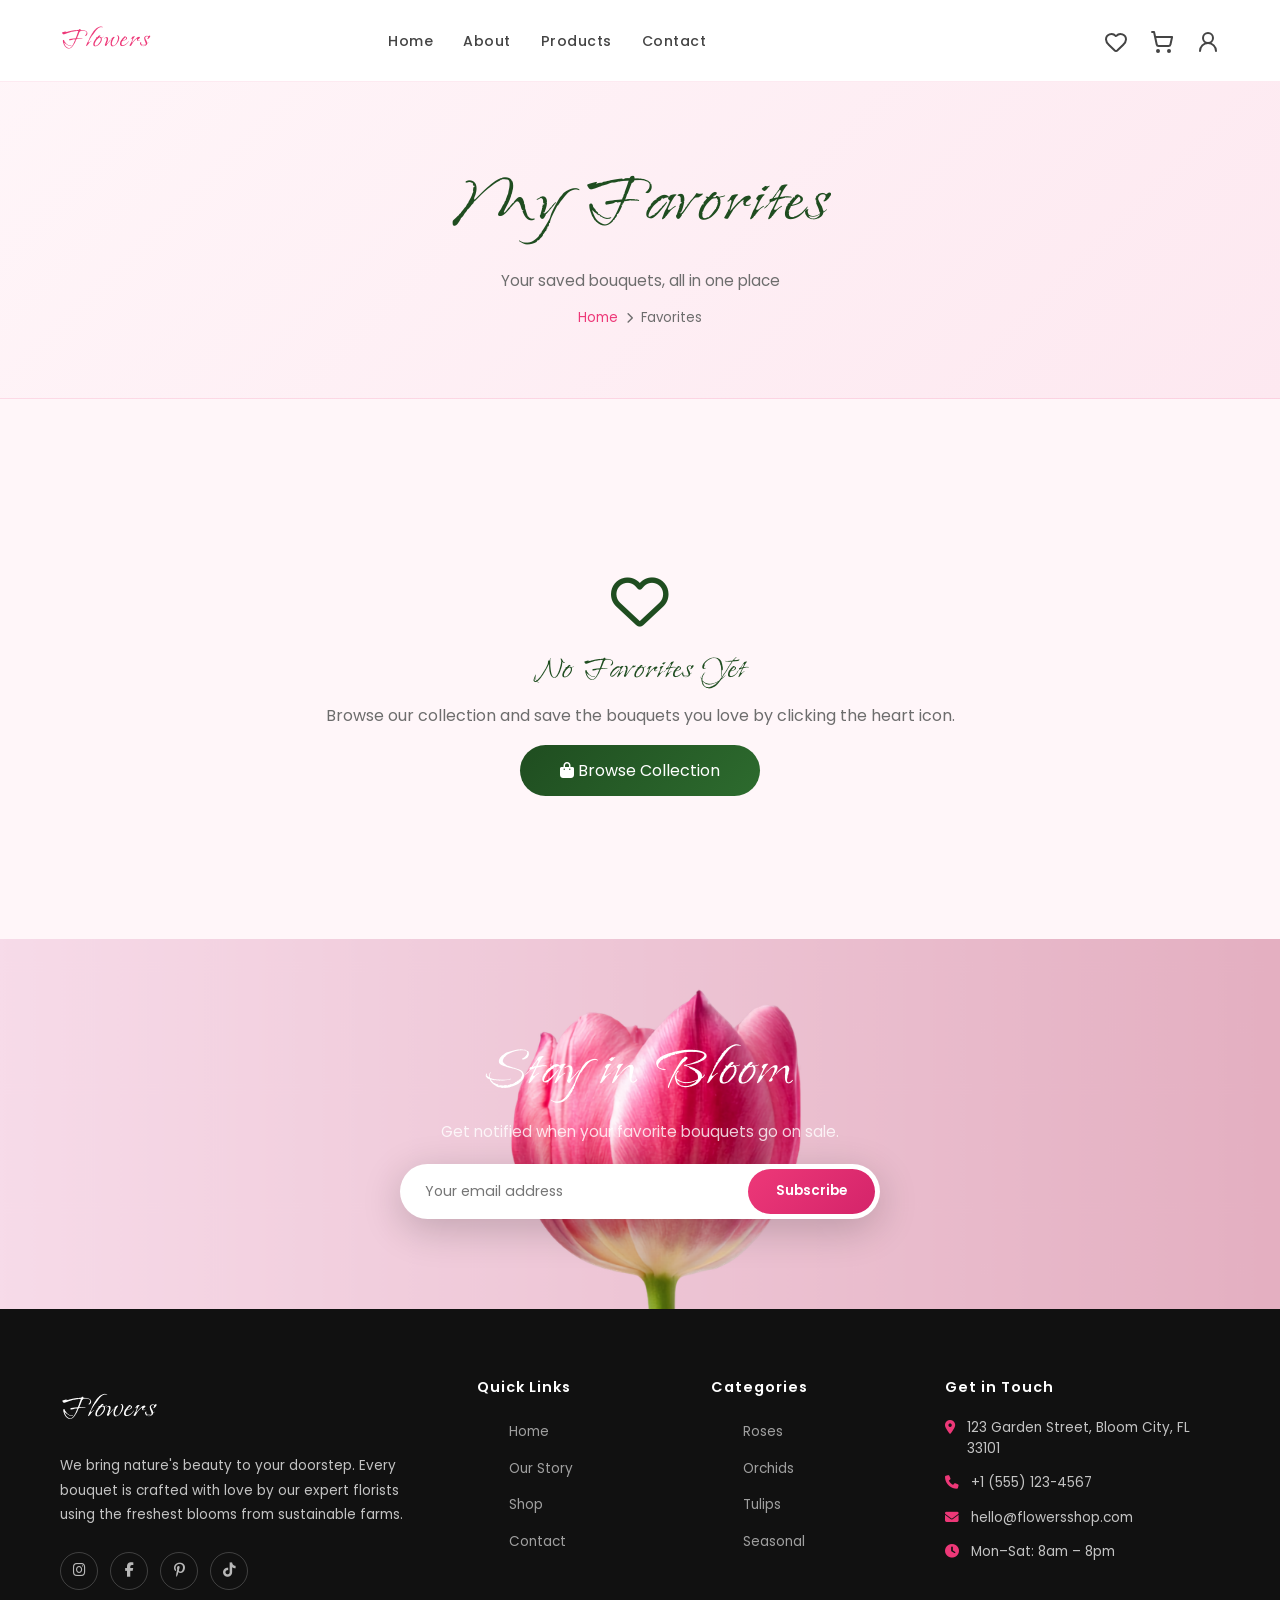
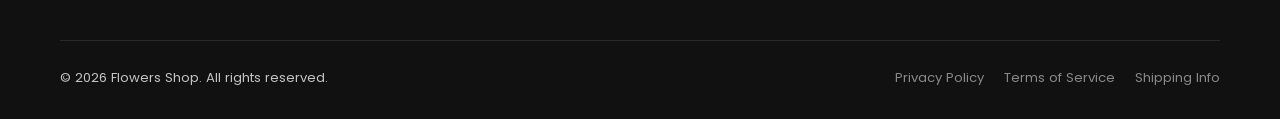
<file: favorites.html>
<!DOCTYPE html>
<html lang="en">
<head>
  <meta charset="UTF-8">
  <meta name="viewport" content="width=device-width, initial-scale=1.0">
  <title>Favorites – Flowers</title>
  <link rel="preconnect" href="https://fonts.googleapis.com">
  <link rel="preconnect" href="https://fonts.gstatic.com" crossorigin>
  <link href="https://fonts.googleapis.com/css2?family=Inria+Serif:ital,wght@0,300;0,400;0,700;1,400&family=Island+Moments&family=Playfair+Display:ital,wght@0,400;0,600;1,400&family=Poppins:wght@300;400;500;600;700&display=swap" rel="stylesheet">
  <link href="https://cdn.jsdelivr.net/npm/bootstrap@5.3.3/dist/css/bootstrap.min.css" rel="stylesheet">
  <link rel="stylesheet" href="https://cdnjs.cloudflare.com/ajax/libs/font-awesome/6.5.0/css/all.min.css">
  <link rel="stylesheet" href="style.css">
</head>
<body>

<div id="nav-placeholder"></div>

<!-- PAGE HERO -->
<section class="page-hero">
  <h1>My Favorites</h1>
  <p>Your saved bouquets, all in one place</p>
  <div class="breadcrumb-custom">
    <a href="index.html">Home</a>
    <i class="fa-solid fa-chevron-right" style="font-size:0.7rem"></i>
    <span>Favorites</span>
  </div>
</section>

<!-- FAVORITES SECTION -->
<section class="favorites-section">
  <div class="container">

    <!-- EMPTY STATE -->
    <div id="favs-empty" class="empty-state" style="display:none">
      <div class="empty-icon-wrap">
        <i class="fa-regular fa-heart"></i>
      </div>
      <h4>No Favorites Yet</h4>
      <p>Browse our collection and save the bouquets you love by clicking the heart icon.</p>
      <a href="products.html" class="btn-primary-custom">
        <i class="fa-solid fa-bag-shopping"></i> Browse Collection
      </a>
    </div>

    <!-- FAVORITES GRID -->
    <div class="row g-4" id="favorites-grid"></div>

    <!-- CLEAR ALL -->
    <div id="favs-actions" class="favs-actions" style="display:none">
      <button class="btn-outline-custom" onclick="clearAllFavs()">
        <i class="fa-solid fa-trash"></i> Clear All Favorites
      </button>
      <a href="products.html" class="btn-primary-custom">
        <i class="fa-solid fa-plus"></i> Add More
      </a>
    </div>

  </div>
</section>

<!-- SUBSCRIBE -->
<section class="subscribe-section">
  <div class="subscribe-content">
    <h2>Stay in Bloom</h2>
    <p>Get notified when your favorite bouquets go on sale.</p>
    <form class="subscribe-form" onsubmit="handleSubscribeForm(event)">
      <input type="email" placeholder="Your email address" required>
      <button type="submit">Subscribe</button>
    </form>
  </div>
</section>

<div id="footer-placeholder"></div>

<script src="https://cdn.jsdelivr.net/npm/bootstrap@5.3.3/dist/js/bootstrap.bundle.min.js"></script>
<script src="components.js"></script>
<script src="main.js"></script>
<script>
  function clearAllFavs() {
    favorites = [];
    saveFavs();
    renderFavoritesPage();
    showToast('All favorites cleared!', 'pink');
  }

  // Show/hide actions bar based on favorites
  document.addEventListener('DOMContentLoaded', () => {
    function checkFavsActions() {
      const actions = document.getElementById('favs-actions');
      if (actions) actions.style.display = favorites.length > 0 ? 'flex' : 'none';
    }
    checkFavsActions();
    // Patch saveFavs to also update the actions bar
    const _origSaveFavs = saveFavs;
    window.saveFavs = function() {
      _origSaveFavs();
      checkFavsActions();
    };
  });
</script>
</body>
</html>
</file>
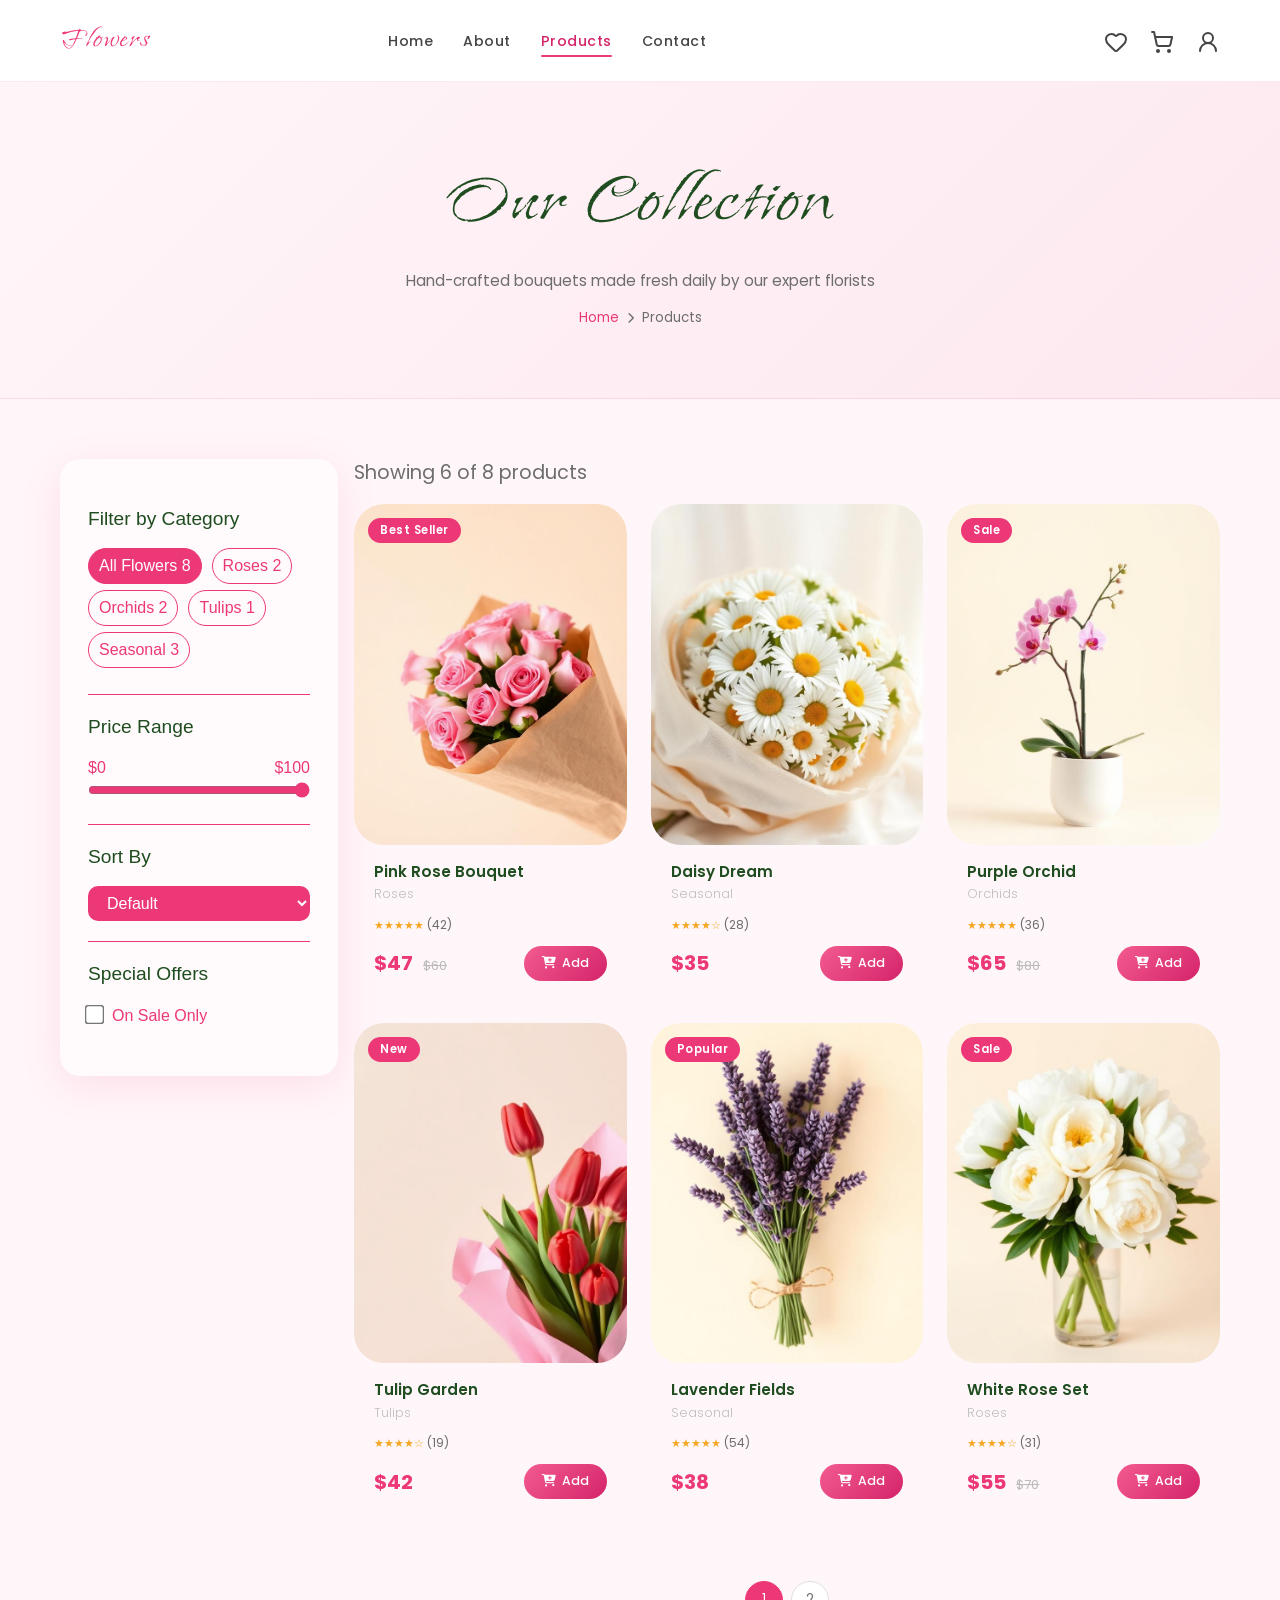
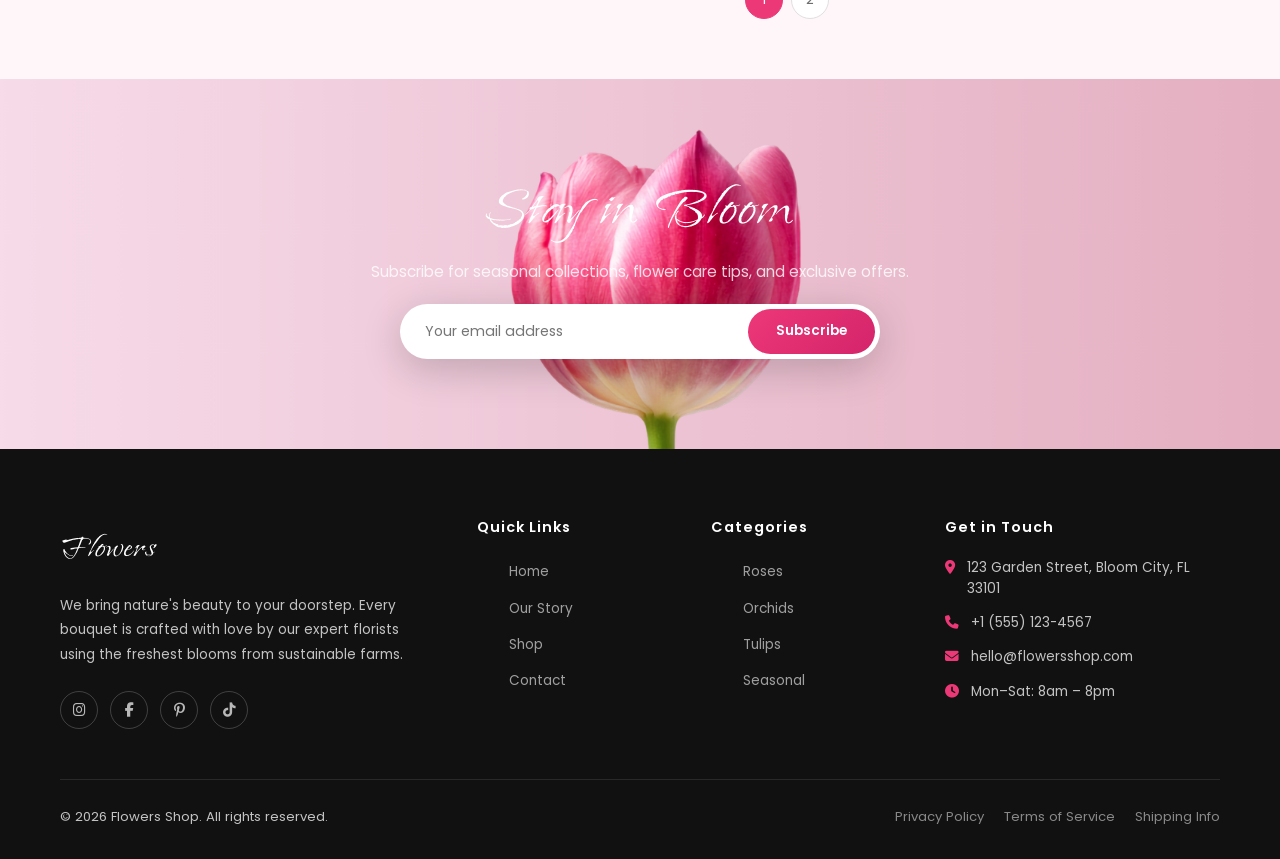
<file: products.html>
<!DOCTYPE html>
<html lang="en">
<head>
  <meta charset="UTF-8">
  <meta name="viewport" content="width=device-width, initial-scale=1.0">
  <title>Shop – Flowers</title>
  <link rel="preconnect" href="https://fonts.googleapis.com">
  <link rel="preconnect" href="https://fonts.gstatic.com" crossorigin>
  <link href="https://fonts.googleapis.com/css2?family=Inria+Serif:ital,wght@0,300;0,400;0,700;1,400&family=Island+Moments&family=Playfair+Display:ital,wght@0,400;0,600;1,400&family=Poppins:wght@300;400;500;600;700&display=swap" rel="stylesheet">
  <link href="https://cdn.jsdelivr.net/npm/bootstrap@5.3.3/dist/css/bootstrap.min.css" rel="stylesheet">
  <link rel="stylesheet" href="https://cdnjs.cloudflare.com/ajax/libs/font-awesome/6.5.0/css/all.min.css">
  <link rel="stylesheet" href="https://cdn.jsdelivr.net/npm/swiper@11/swiper-bundle.min.css">
  <link rel="stylesheet" href="style.css">
</head>
<body>

<div id="nav-placeholder"></div>

<!-- PAGE HERO -->
<section class="page-hero">
  <h1>Our Collection</h1>
  <p>Hand-crafted bouquets made fresh daily by our expert florists</p>
  <div class="breadcrumb-custom">
    <a href="index.html">Home</a>
    <i class="fa-solid fa-chevron-right" style="font-size:0.7rem"></i>
    <span>Products</span>
  </div>
</section>

<!-- PRODUCTS SECTION -->
<section class="products-section">
  <div class="container-fluid px-0">
    <div class="row g-3">

      <!-- SIDEBAR -->
      <div class="col-lg-3">
        <div class="products-sidebar">

          <div class="sidebar-block reveal">
            <h6 class="sidebar-title">
              Filter by Category
            </h6>
            <div class="sidebar-cats">
              <button class="sidebar-cat-btn active" onclick="filterByCategory('all'); setSidebarCat(this)">
                All Flowers
                <span class="cat-count">8</span>
              </button>
              <button class="sidebar-cat-btn" onclick="filterByCategory('roses'); setSidebarCat(this)">
                Roses
                <span class="cat-count">2</span>
              </button>
              <button class="sidebar-cat-btn" onclick="filterByCategory('orchids'); setSidebarCat(this)">
                Orchids
                <span class="cat-count">2</span>
              </button>
              <button class="sidebar-cat-btn" onclick="filterByCategory('tulips'); setSidebarCat(this)">
                Tulips
                <span class="cat-count">1</span>
              </button>
              <button class="sidebar-cat-btn" onclick="filterByCategory('seasonal'); setSidebarCat(this)">
                Seasonal
                <span class="cat-count">3</span>
              </button>
            </div>
          </div>

          <div class="sidebar-block reveal reveal-delay-1">
            <h6 class="sidebar-title">
              Price Range
            </h6>
            <div class="price-range-wrapper">
              <div class="price-labels">
                <span>$0</span>
                <span id="price-max-display">$100</span>
              </div>
              <input type="range" id="price-slider" min="20" max="100" value="100" class="price-slider-input">
            </div>
          </div>

          <div class="sidebar-block reveal reveal-delay-2">
            <h6 class="sidebar-title">
              Sort By
            </h6>
            <select class="sidebar-select w-100" onchange="sortProducts(this.value)">
              <option value="default">Default</option>
              <option value="price-asc">Price: Low to High</option>
              <option value="price-desc">Price: High to Low</option>
              <option value="rating">Top Rated</option>
            </select>
          </div>

          <div class="sidebar-block border-0 reveal reveal-delay-3">
            <h6 class="sidebar-title">
              Special Offers
            </h6>
            <label class="sidebar-check">
              <input type="checkbox" onchange="filterSale(this.checked)">
              <span>On Sale Only</span>
            </label>
          </div>

        </div>
      </div>

      <!-- PRODUCTS GRID -->
      <div class="col-lg-9">
        <div class="products-main">
          <div class="products-top-bar mb-3 reveal">
            <span id="products-count" class="products-count">Showing 8 of 8 products</span>
          </div>
          <div class="row g-4" id="products-grid"></div>
          <div class="pagination-wrapper d-flex justify-content-center gap-2 mt-4" id="pagination"></div>
        </div>
      </div>

    </div>
  </div>
</section>

<!-- SUBSCRIBE -->
<section class="subscribe-section">
  <div class="subscribe-content">
    <h2>Stay in Bloom</h2>
    <p>Subscribe for seasonal collections, flower care tips, and exclusive offers.</p>
    <form class="subscribe-form" onsubmit="handleSubscribeForm(event)">
      <input type="email" placeholder="Your email address" required>
      <button type="submit">Subscribe</button>
    </form>
  </div>
</section>

<div id="footer-placeholder"></div>

<script src="https://cdn.jsdelivr.net/npm/bootstrap@5.3.3/dist/js/bootstrap.bundle.min.js"></script>
<script src="https://cdn.jsdelivr.net/npm/swiper@11/swiper-bundle.min.js"></script>
<script src="components.js"></script>
<script src="main.js"></script>
<script>

</script>
</body>
</html>
</file>
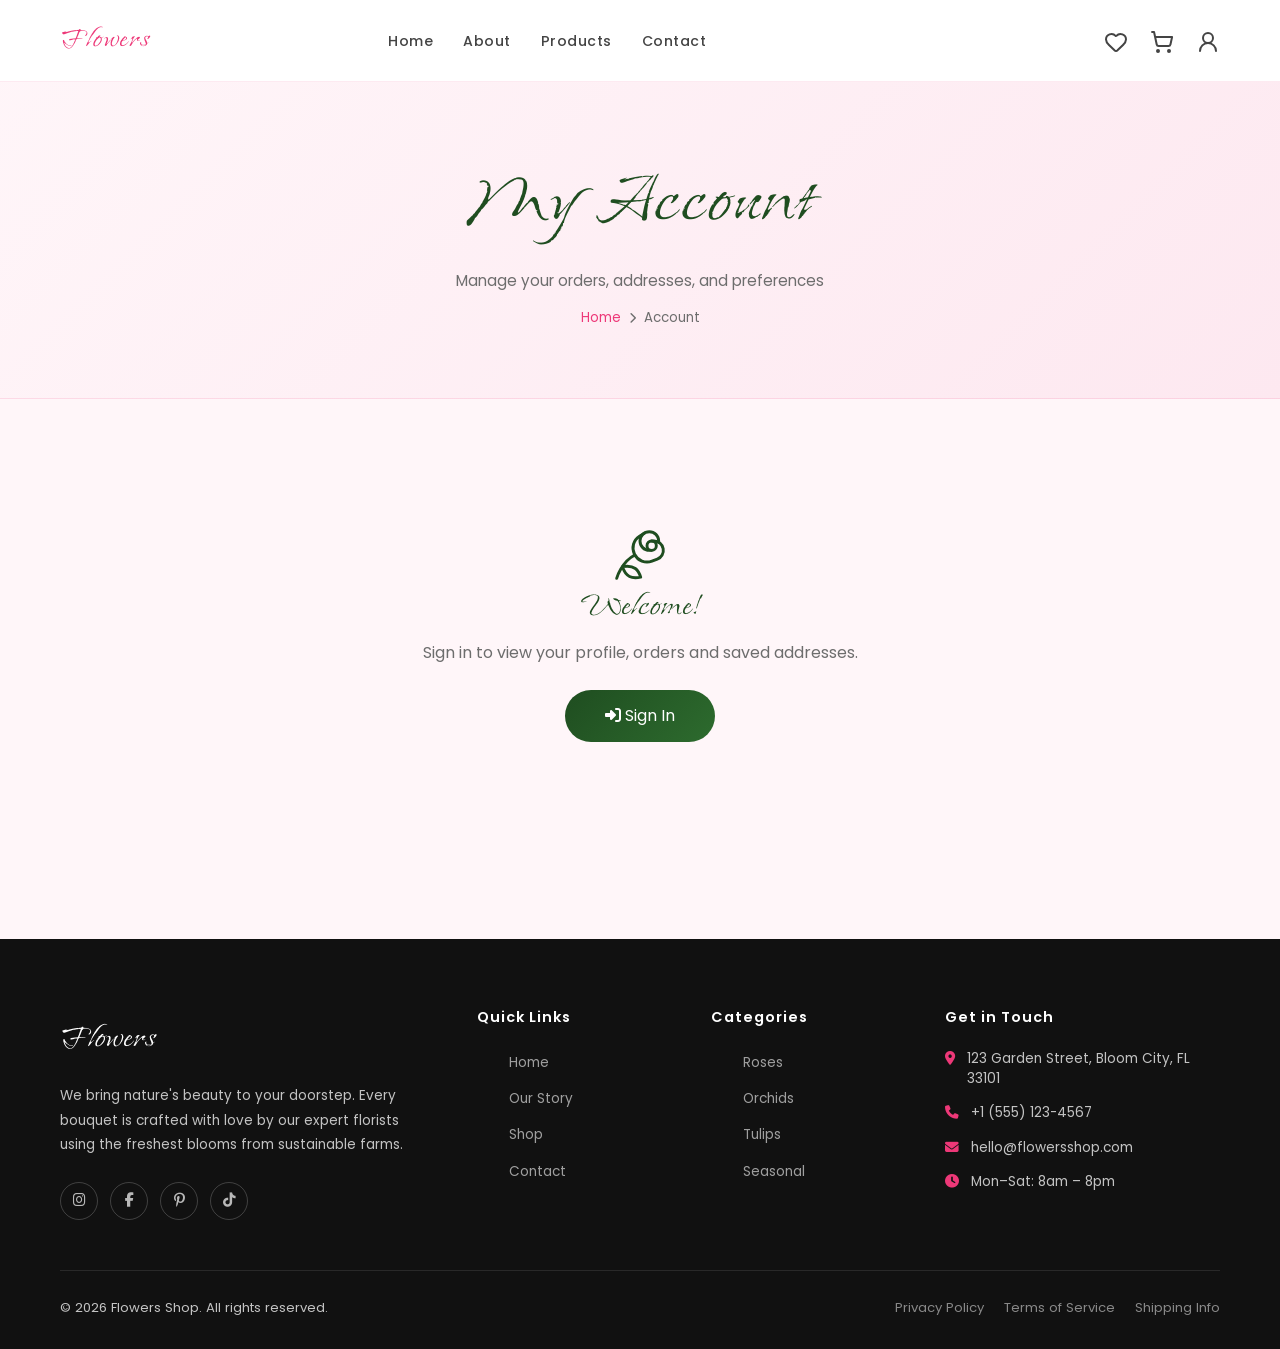
<file: user.html>
<!DOCTYPE html>
<html lang="en">
<head>
  <meta charset="UTF-8">
  <meta name="viewport" content="width=device-width, initial-scale=1.0">
  <title>My Account – Flowers</title>
  <link rel="preconnect" href="https://fonts.googleapis.com">
  <link rel="preconnect" href="https://fonts.gstatic.com" crossorigin>
  <link href="https://fonts.googleapis.com/css2?family=Inria+Serif:ital,wght@0,300;0,400;0,700;1,400&family=Island+Moments&family=Playfair+Display:ital,wght@0,400;0,600;1,400&family=Poppins:wght@300;400;500;600;700&display=swap" rel="stylesheet">
  <link href="https://cdn.jsdelivr.net/npm/bootstrap@5.3.3/dist/css/bootstrap.min.css" rel="stylesheet">
  <link rel="stylesheet" href="https://cdnjs.cloudflare.com/ajax/libs/font-awesome/6.5.0/css/all.min.css">
  <link rel="stylesheet" href="style.css">
</head>
<body>

<div id="nav-placeholder"></div>

<!-- PAGE HERO -->
<section class="page-hero">
  <h1>My Account</h1>
  <p>Manage your orders, addresses, and preferences</p>
  <div class="breadcrumb-custom">
    <a href="index.html">Home</a>
    <i class="fa-solid fa-chevron-right" style="font-size:0.7rem"></i>
    <span>Account</span>
  </div>
</section>

<!-- USER SECTION -->
<section class="user-section">
  <div class="container">
    <div id="profile-section"></div>
  </div>
</section>

<div id="footer-placeholder"></div>

<script src="https://cdn.jsdelivr.net/npm/bootstrap@5.3.3/dist/js/bootstrap.bundle.min.js"></script>
<script src="components.js"></script>
<script src="main.js"></script>
</body>
</html>
</file>
<file: style.css>
/* ===================== RESET & BASE ===================== */
@import url('https://fonts.googleapis.com/css2?family=Playfair+Display:ital,wght@0,400;0,500;0,600;0,700;1,400&family=Poppins:wght@300;400;500;600;700&family=Island+Moments&family=Inria+Serif:ital,wght@0,300;0,400;0,700;1,400&display=swap');

* {
    box-sizing: border-box;
    padding: 0;
    margin: 0;
    scroll-behavior: smooth;
}

:root {
    --pink: #ED3878;
    --green: #1f4d20;
    --cream: #fff6f9;
    --gray: #6d6d6d;
    --light-pink: #fde8f0;
    --white: #ffffff;
    --shadow: 0 10px 40px rgba(237, 56, 120, 0.12);
    --shadow-hover: 0 20px 60px rgba(237, 56, 120, 0.22);
    --radius: 20px;
    --transition: all 0.35s cubic-bezier(0.4, 0, 0.2, 1);
}

body {
    font-family: "Inria Serif", serif;
    background-color: var(--cream);
    color: #333;
    overflow-x: hidden;
}

/* ===================== SCROLLBAR ===================== */
::-webkit-scrollbar { width: 6px; }
::-webkit-scrollbar-track { background: var(--cream); }
::-webkit-scrollbar-thumb { background: var(--pink); border-radius: 3px; }

/* ===================== NAVBAR ===================== */
nav {
    position: fixed;
    width: 100%;
    background-color: rgba(255,255,255,0.96);
    backdrop-filter: blur(12px);
    z-index: 1000;
    padding: 14px 60px;
    display: flex;
    align-items: center;
    gap: 12px;
    border-bottom: 1px solid rgba(237,56,120,0.1);
    transition: var(--transition);
}

nav .brand {
    font-family: "Island Moments", cursive;
    font-size: 2.2rem;
    color: var(--pink);
    text-decoration: none;
    letter-spacing: 1px;
    flex-shrink: 0;
}

.nav-links {
    display: flex;
    gap: 30px;
    margin: 0 auto;
    list-style: none;
}

.nav-links a {
    text-decoration: none;
    color: #444;
    font-family: 'Poppins', sans-serif;
    font-size: 0.88rem;
    font-weight: 500;
    letter-spacing: 0.5px;
    padding: 6px 0;
    position: relative;
    transition: var(--transition);
}

.nav-links a::after {
    content: '';
    position: absolute;
    bottom: 0; left: 0;
    width: 0; height: 2px;
    background: var(--pink);
    border-radius: 2px;
    transition: var(--transition);
}

.nav-links a:hover, .nav-links a.active {
    color: #d4246a;
}

.nav-links a:hover::after, .nav-links a.active::after {
    width: 100%;
}

.nav-icons {
    display: flex;
    align-items: center;
    gap: 22px;
    flex-shrink: 0;
    margin-left: auto;
}

.nav-icons a {
    text-decoration: none;
    color: #444;
    font-size: 1.1rem;
    position: relative;
    transition: var(--transition);
}

.nav-icons a:hover { color: var(--pink); }

.badge-count {
    position: absolute;
    top: -8px;
    right: -8px;
    background: var(--pink);
    color: #fff;
    font-size: 0.62rem;
    width: 18px; height: 18px;
    border-radius: 50%;
    display: flex;
    align-items: center;
    justify-content: center;
    font-family: 'Poppins', sans-serif;
    font-weight: 600;
    transition: var(--transition);
}

/* Hamburger */
.hamburger {
    display: none;
    flex-direction: column;
    gap: 5px;
    cursor: pointer;
    padding: 4px;
}

.hamburger span {
    width: 24px; height: 2px;
    background: var(--green);
    border-radius: 2px;
    transition: var(--transition);
}

/* Mobile Nav — Slide-in panel */
.mobile-menu {
    display: none;
    position: fixed;
    inset: 0;
    z-index: 1100;
    pointer-events: none;
}

.mobile-menu.open {
    display: block;
    pointer-events: all;
}

/* Backdrop */
.mobile-menu::before {
    content: '';
    position: absolute;
    inset: 0;
    background: rgba(0,0,0,0.45);
    backdrop-filter: blur(3px);
    opacity: 0;
    transition: opacity 0.35s ease;
}

.mobile-menu.open::before {
    opacity: 1;
}

/* Side panel */
.mobile-menu-inner {
    position: absolute;
    top: 0; right: 0;
    width: min(320px, 82vw);
    height: 100%;
    background: #fff;

}

.mobile-menu.open .mobile-menu-inner {
    transform: translateX(0);
}

/* Header inside panel */
.mobile-menu-header {
    display: flex;
    align-items: center;
    justify-content: space-between;
    padding: 22px 24px 18px;
    border-bottom: 1px solid rgba(237,56,120,0.12);
    flex-shrink: 0;
    z-index: 100;
}

.mobile-brand {
    font-family: "Island Moments", cursive;
    font-size: 2rem;
    color: var(--pink);
}

.mobile-close-btn {
    background: var(--light-pink);
    border: none;
    width: 38px; height: 38px;
    border-radius: 50%;
    display: flex;
    align-items: center;
    justify-content: center;
    font-size: 1.05rem;
    color: var(--pink);
    cursor: pointer;
    transition: var(--transition);
}

.mobile-close-btn:hover {
    background: var(--pink);
    color: #fff;
}

/* Nav links inside panel */
.mobile-nav-links {
    display: flex;
    flex-direction: column;
    padding: 20px 12px;
    gap: 4px;
    border: none;
}

.mobile-nav-links a {
    text-decoration: none;
    color: var(--pink);
    font-family: 'Poppins', sans-serif;
    font-size: 1rem;
    font-weight: 500;
    padding: 14px 16px;
    border-radius: 14px;
    display: flex;
    align-items: center;
    gap: 14px;
    transition: var(--transition);
    letter-spacing: 0.3px;
}

.mobile-nav-links a:hover,
.mobile-nav-links a.active {
    background: var(--light-pink);
    color: var(--pink);
}

.mobile-nav-links a.active {
    font-weight: 600;
}

/* ===================== HERO ===================== */
.hero {
    min-height: 100vh;
    background: url(images/ChatGPT-Image-1.png) no-repeat center/cover;
    display: flex;
    align-items: center;
    padding: 190px 100px 130px;
}

.hero h1 {
    font-size: clamp(70px, 9vw, 120px);
    font-weight: 300;
    color: var(--green);
    font-family: "Island Moments", cursive;
    line-height: 1;
    margin-bottom: 10px;
}

.hero h3 {
    font-weight: 400;
    font-size: clamp(20px, 2.5vw, 30px);
    color: var(--pink);
    margin-bottom: 18px;
    font-family: "Inria Serif", serif;
}

.hero p {
    max-width: 460px;
    color: var(--gray);
    margin-bottom: 40px;
    font-family: 'Poppins', sans-serif;
    font-size: 0.95rem;
    line-height: 1.8;
}

.hero-btns {
    display: flex;
    gap: 15px;
    flex-wrap: wrap;
    align-items: center;
}

.btn-primary-custom {
    text-decoration: none;
    padding: 14px 40px;
    border-radius: 30px;
    font-family: 'Poppins', sans-serif;
    transition: var(--transition);
    color: #fff;
    background: linear-gradient(135deg, var(--green), #2d6b2e);
}

.btn-primary-custom:hover {
    background: linear-gradient(135deg, var(--pink), #d4246a);
    transform: translateY(-2px);
}

.btn-outline-custom {
    text-decoration: none;
    padding: 14px 40px;
    border-radius: 30px;
    font-family: 'Poppins', sans-serif;
    font-weight: 500;
    font-size: 0.9rem;
    transition: var(--transition);
    color: var(--green);
    border: 1.5px solid var(--green);
}

.btn-outline-custom:hover {
    background: var(--green);
    color: #fff;
    transform: translateY(-2px);
}

/* ===================== WHY SECTION ===================== */
.why-section {
    padding: 60px 0px 10px;
}

.why-item {
    text-align: center;
    padding: 20px;
    transition: var(--transition);
}

.why-item:hover { transform: translateY(-6px); }

.why-icon {
    margin-bottom: 20px;
}

.why-item h3 {
    font-family: "Island Moments", cursive;
    font-size: 2rem;
    color: var(--pink);
    margin-bottom: 8px;
}

.why-item p {
    font-family: 'Poppins', sans-serif;
    color: #ff79afd5;
    font-size: 0.85rem;
}

/* ===================== SECTION HEADER ===================== */
.section-header {
    margin-bottom: 50px;
}

.section-header .eyebrow {
    font-family: 'Poppins', sans-serif;
    font-size: 0.78rem;
    letter-spacing: 4px;
    text-transform: uppercase;
    color: var(--pink);
    margin-bottom: 8px;
    display: block;
}

.section-header h2 {
    font-family: "Island Moments", cursive;
    font-size: clamp(42px, 5vw, 65px);
    color: var(--green);
    line-height: 1.1;
}

/* ===================== ABOUT ===================== */
.about-section {
    padding: 100px 0px;
}

.about-img-wrapper img {
    width: 100%;
    transition: transform 0.6s ease;
}

.about-img-wrapper:hover img { transform: scale(1.04); }

.about-text { padding-left: 60px; }

.about-text p {
    font-family: 'Poppins', sans-serif;
    color: var(--gray);
    line-height: 1.9;
    font-size: 0.95rem;
    margin-bottom: 35px;
}

.about-stats { display: flex; gap: 40px; flex-wrap: wrap; }

.stat-item h4 {
    font-size: 2.8rem;
    color: var(--pink);
    font-family: 'Playfair Display', serif;
    line-height: 1;
}

.stat-item span {
    font-family: 'Poppins', sans-serif;
    color: var(--gray);
    font-size: 0.78rem;
    letter-spacing: 2px;
    text-transform: uppercase;
}

/* ===================== PRODUCTS / COLLECTION ===================== */

.collection-section .section-header a {
    text-decoration: none;
    padding: 5px 25px;
    color: #fff;
    background-color: var(--pink);
    font-family: sans-serif;
    border-radius: 20px;
    transition: 0.2s;
}

.collection-section .section-header a:hover {
    transform: translateY(-3px);
    box-shadow: var(--shadow);
}

.products-grid {
    display: grid;
    grid-template-columns: repeat(auto-fit, minmax(250px, 1fr));
    gap: 24px;
    width: 100%;
}

.product-card {
    border: none;
    background: none;
    border-radius: 30px;
    overflow: hidden;
    position: relative;
}

.product-card .img-wrapper {
    position: relative;
    overflow: hidden;
    aspect-ratio:4 / 5;
}

.product-card .img-wrapper img {
    width: 100%; 
    height: 100%;
    object-fit: cover;
    transition: 0.2s ease;
    border-radius: 30px;
}

.product-card:hover .img-wrapper img {
    opacity: 0.6;
}

.product-badge {
    position: absolute;
    top: 14px; left: 14px;
    background: #ED3878;
    color: #fff;
    font-family: 'Poppins', sans-serif;
    font-size: 0.72rem;
    font-weight: 600;
    padding: 4px 12px;
    border-radius: 20px;
    letter-spacing: 0.5px;
}

.product-actions {
    position: absolute;
    top: 14px; right: 14px;
    display: flex;
    flex-direction: column;
    gap: 8px;
    transform: translateX(50px);
    opacity: 0;
    transition: 0.2s;
}

.product-card:hover .product-actions {
    transform: translateX(0);
    opacity: 1;
}

.action-btn {
    width: 38px; height: 38px;
    border-radius: 50%;
    background: #fff;
    border: none;
    cursor: pointer;
    display: flex;
    align-items: center;
    justify-content: center;
    box-shadow: 0 3px 10px rgba(0,0,0,0.12);
    transition: 0.2s;
    font-size: 0.9rem;
    color: #ED3878;
}

.action-btn:hover, .action-btn.active {
    background: #ED3878;
    color: #fff;
}

.product-info {
    padding: 18px 20px;
}

.product-info h5 {
    font-family: 'Poppins', sans-serif;
    font-weight: 600;
    color: #1f4d20;
    font-size: 0.95rem;
    margin-bottom: 4px;
}

.product-info .category {
    font-size: 0.78rem;
    color: #bebebe;
    font-family: "Poppins", sans-serif;
    font-weight: 300;
    margin-bottom: 12px;
}

.product-info .stars {
    color: #f5a623;
    font-size: 0.7rem;
    margin-bottom: 12px;
}

.product-bottom {
    display: flex;
    align-items: center;
    justify-content: space-between;
}

.product-price {
    font-family: 'Poppins', sans-serif;
    font-size: 1.25rem;
    font-weight: 700;
    color: #ED3878;
}

.product-price .old-price {
    font-size: 0.82rem;
    color: #bbb;
    text-decoration: line-through;
    font-weight: 400;
    margin-left: 6px;
}

.add-to-cart-btn {
    padding: 8px 18px;
    background: linear-gradient(135deg, #f35b90, #d4246a);
    color: #fff;
    border: none;
    border-radius: 20px;
    font-family: 'Poppins', sans-serif;
    font-size: 0.78rem;
    font-weight: 500;
    cursor: pointer;
    transition: 0.2s;
    display: flex;
    align-items: center;
    gap: 6px;
}

.add-to-cart-btn:hover {
    transform: translateY(-1px);
}

/* ===================== SLIDER ===================== */
.testimonials-section {
    padding: 80px 60px;
}

.swiper-testimonial {
    padding-bottom: 50px !important;
}

.testimonial-card {
    background: #ffebf3;
    border-radius: var(--radius);
    padding: 35px;
    position: relative;
}

.testimonial-card p {
    font-family: 'Poppins', sans-serif;
    color: var(--gray);
    font-size: 0.9rem;
    line-height: 1.8;
    margin-bottom: 20px;
}

.testimonial-author {
    display: flex;
    align-items: center;
    gap: 14px;
}

.testimonial-author img {
    width: 48px; height: 48px;
    border-radius: 50%;
    object-fit: cover;
    border: 2px solid var(--light-pink);
}

.testimonial-author .avatar-placeholder {
    width: 48px; height: 48px;
    border-radius: 50%;
    background: linear-gradient(135deg, var(--pink), #ff88b7);
    display: flex;
    align-items: center;
    justify-content: center;
    color: #fff;
    font-family: 'Poppins', sans-serif;
    font-weight: 600;
    font-size: 1.1rem;
}

.testimonial-author strong {
    font-family: 'Poppins', sans-serif;
    font-size: 0.9rem;
    color: var(--green);
    display: block;
}

.testimonial-author span {
    font-size: 0.78rem;
    color: var(--pink);
    font-family: 'Poppins', sans-serif;
}

/* Product slider nav */
.swiper-button-next, .swiper-button-prev {
    color: var(--pink) !important;
    background: #fff;
    width: 44px !important;
    height: 44px !important;
    border-radius: 50%;
    box-shadow: var(--shadow);
}

.swiper-button-next::after, .swiper-button-prev::after {
    font-size: 1rem !important;
    font-weight: 700;
}

.swiper-pagination-bullet-active { background: var(--pink) !important; }

/* ===================== SUBSCRIBE ===================== */
.subscribe-section {
    background: url(images/Floo.png)no-repeat center/cover;
    padding: 90px 60px;
    text-align: center;
    position: relative;
    overflow: hidden;
}

.subscribe-content { position: relative; z-index: 1; }

.subscribe-section h2 {
    font-family: "Island Moments", cursive;
    font-size: clamp(45px, 5.5vw, 70px);
    color: #fff;
}

.subscribe-section p {
    font-family: 'Poppins', sans-serif;
    color: rgba(255,255,255,0.8);
    font-size: 0.95rem;
    margin-bottom: 20px;
}

.subscribe-form {
    display: flex;
    justify-content: center;
    gap: 0;
    max-width: 480px;
    margin: 0 auto;
    background: #fff;
    border-radius: 35px;
    padding: 5px;
    box-shadow: 0 10px 40px rgba(0,0,0,0.2);
}

.subscribe-form input {
    flex: 1;
    padding: 12px 20px;
    border: none;
    outline: none;
    background: none;
    font-family: 'Poppins', sans-serif;
    font-size: 0.88rem;
    color: #333;
}

.subscribe-form button {
    padding: 12px 28px;
    border: none;
    border-radius: 30px;
    background: linear-gradient(135deg, var(--pink), #d4246a);
    color: #fff;
    font-family: 'Poppins', sans-serif;
    font-size: 0.85rem;
    font-weight: 600;
    cursor: pointer;
    transition: var(--transition);
}

.subscribe-form button:hover {
    background: linear-gradient(135deg, #d4246a, var(--pink));
    transform: scale(1.03);
}

/* ===================== FOOTER ===================== */
footer {
    background: #111;
    color: rgba(255,255,255,0.75);
    padding: 70px 60px 30px;
}

.footer-grid {
    display: grid;
    grid-template-columns: 2fr 1fr 1fr 1.5fr;
    gap: 50px;
    margin-bottom: 50px;
}

footer .footer-brand {
    font-family: "Island Moments", cursive;
    font-size: 2.5rem;
    color: #fff;
    display: block;
    margin-bottom: 15px;
}

footer p {
    font-family: 'Poppins', sans-serif;
    font-size: 0.85rem;
    line-height: 1.8;
    margin-bottom: 24px;
}

.footer-socials {
    display: flex;
    gap: 12px;
}

.social-link {
    width: 38px; height: 38px;
    border-radius: 50%;
    border: 1px solid rgba(255,255,255,0.2);
    display: flex;
    align-items: center;
    justify-content: center;
    color: rgba(255,255,255,0.7);
    font-size: 0.9rem;
    text-decoration: none;
    transition: var(--transition);
}

.social-link:hover {
    background: var(--pink);
    border-color: var(--pink);
    color: #fff;
    transform: translateY(-3px);
}

footer h5 {
    color: #fff;
    font-family: 'Poppins', sans-serif;
    font-size: 0.9rem;
    font-weight: 600;
    letter-spacing: 1px;
    margin-bottom: 22px;
}

.footer-links {
    list-style: none;
    display: flex;
    flex-direction: column;
    gap: 12px;
}

.footer-links a {
    text-decoration: none;
    color: rgba(255,255,255,0.6);
    font-family: 'Poppins', sans-serif;
    font-size: 0.85rem;
    transition: var(--transition);
}

.footer-links a:hover {
    color: var(--pink);
    padding-left: 5px;
}

.footer-contact-item {
    display: flex;
    align-items: flex-start;
    gap: 12px;
    margin-bottom: 14px;
    font-family: 'Poppins', sans-serif;
    font-size: 0.85rem;
}

.footer-contact-item i {
    color: var(--pink);
    margin-top: 3px;
}

.footer-bottom {
    border-top: 1px solid rgba(255,255,255,0.1);
    padding-top: 25px;
    display: flex;
    justify-content: space-between;
    align-items: center;
    flex-wrap: wrap;
    gap: 15px;
}

.footer-bottom p {
    margin: 0;
    font-size: 0.82rem;
}

.footer-bottom-links { display: flex; gap: 20px; }

.footer-bottom-links a {
    color: rgba(255,255,255,0.5);
    text-decoration: none;
    font-family: 'Poppins', sans-serif;
    font-size: 0.82rem;
    transition: var(--transition);
}

.footer-bottom-links a:hover { color: var(--pink); }

/* ===================== TOAST NOTIFICATION ===================== */
.toast-container {
    position: fixed;
    bottom: 30px;
    right: 30px;
    z-index: 9999;
    display: flex;
    flex-direction: column;
    gap: 12px;
}

.toast-msg {
    background: var(--green);
    color: #fff;
    padding: 14px 22px;
    border-radius: 12px;
    font-family: 'Poppins', sans-serif;
    font-size: 0.85rem;
    display: flex;
    align-items: center;
    gap: 10px;
    box-shadow: 0 10px 30px rgba(0,0,0,0.25);
    animation: slideInRight 0.4s ease, fadeOut 0.4s ease 2.5s forwards;
    max-width: 300px;
}

.toast-msg.pink { background: var(--pink); }

/* ===================== PAGE HERO (inner pages) ===================== */
.page-hero {
    background: linear-gradient(135deg, var(--cream) 0%, var(--light-pink) 100%);
    padding: 150px 60px 70px;
    text-align: center;
    border-bottom: 1px solid rgba(237,56,120,0.15);
}

.page-hero h1 {
    font-family: "Island Moments", cursive;
    font-size: clamp(55px, 7vw, 90px);
    color: var(--green);
    margin-bottom: 12px;
}

.page-hero p {
    font-family: 'Poppins', sans-serif;
    color: var(--gray);
    font-size: 0.95rem;
}

.breadcrumb-custom {
    display: flex;
    align-items: center;
    justify-content: center;
    gap: 8px;
    font-family: 'Poppins', sans-serif;
    font-size: 0.83rem;
    color: var(--gray);
    margin-top: 14px;
}

.breadcrumb-custom a {
    color: var(--pink);
    text-decoration: none;
}

/* ===================== ABOUT PAGE ===================== */

.stats-banner {
    margin-top: 60px;
}

.about-section .stats-banner div div h4 {
    font-family:'Playfair Display',serif;
    font-size:3.8rem;
    color:var(--pink);
    margin-bottom:6px
}

/* ===================== PRODUCTS PAGE ===================== */
.products-section {
    padding: 60px;
    background: var(--cream);
    min-height: 60vh;
}

.products-sidebar {
    background: #fffbfc;
    border-radius: var(--radius);
    padding: 28px;
    box-shadow: var(--shadow);
    position: sticky;
    top: 100px;
}

.sidebar-block {
    border-bottom: 1px solid var(--pink);
    padding: 20px 0;
}

.sidebar-block .sidebar-cats button {
    border: 1.5px solid var(--pink);
    border-radius: 20px;
    padding: 5px 10px;
    color: var(--pink);
    font-family: sans-serif;
    background: none;
    transition: var(--transition);
    margin: 0 6px 6px 0;
}

.sidebar-cats button:hover,.sidebar-cats button:focus {
    background-color: var(--pink);
    color: #fff;
}

.sidebar-block .sidebar-title {
    color: var(--green);
    font-size: 1.2rem;
    font-family: sans-serif;
    margin-bottom: 18px;
}

.sidebar-section {
    margin-bottom: 30px;
    padding-bottom: 30px;
    border-bottom: 1px solid #f0f0f0;
}

.sidebar-section:last-child { border-bottom: none; margin-bottom: 0; }

.sidebar-section h6 {
    font-family: 'Poppins', sans-serif;
    font-weight: 600;
    color: var(--green);
    font-size: 0.85rem;
    letter-spacing: 1px;
    text-transform: uppercase;
    margin-bottom: 18px;
}

.price-range-wrapper .price-labels {
    display: flex;
    justify-content: space-between;
}

.price-range-wrapper .price-labels span {
    color: var(--pink);
    font-family: sans-serif;
}

.price-range-display {
    display: flex;
    justify-content: space-between;
    font-family: 'Poppins', sans-serif;
    font-size: 0.82rem;
    color: var(--pink);
    margin-bottom: 10px;
}

input[type="range"] {
    width: 100%;
    accent-color: var(--pink);
}

.sidebar-select {
    background-color: var(--pink);
    border: none;
    border-radius: 10px;
    color: #fff;
    font-family: sans-serif;
    outline: none;
    padding: 8px 15px;
}

.sidebar-select option {
    background-color: #fff;
    color: var(--pink);
}

.sidebar-check input[type="checkbox"] {
    transform: scale(1.5);
    accent-color: var(--pink);
    cursor: pointer;
    margin-right: 7px;
} 

.sidebar-check span {
    color: var(--pink);
    font-family: sans-serif;
}

.products-main .products-top-bar .products-count {
    color: var(--gray);
    font-size: 1.2rem;
}

.category-item {
    display: flex;
    justify-content: space-between;
    align-items: center;
    padding: 8px 0;
    border-bottom: 1px solid #f8f8f8;
    cursor: pointer;
    transition: var(--transition);
}

.category-item:hover { color: var(--pink); }

.category-item span:first-child {
    font-family: 'Poppins', sans-serif;
    font-size: 0.85rem;
    color: var(--gray);
}

.category-item span:last-child {
    font-family: 'Poppins', sans-serif;
    font-size: 0.75rem;
    background: var(--light-pink);
    color: var(--pink);
    padding: 2px 8px;
    border-radius: 10px;
}

.products-grid-header {
    display: flex;
    justify-content: space-between;
    align-items: center;
    margin-bottom: 28px;
    flex-wrap: wrap;
    gap: 14px;
}

.products-count {
    font-family: 'Poppins', sans-serif;
    font-size: 0.88rem;
    color: var(--gray);
}

.sort-select {
    padding: 8px 16px;
    border: 1.5px solid #e0e0e0;
    border-radius: 20px;
    font-family: 'Poppins', sans-serif;
    font-size: 0.83rem;
    color: var(--gray);
    background: #fff;
    outline: none;
    cursor: pointer;
    transition: var(--transition);
}

.sort-select:focus { border-color: var(--pink); }

.pagination-custom {
    display: flex;
    justify-content: center;
    gap: 8px;
}

.page-btn {
    width: 38px; height: 38px;
    border-radius: 50%;
    border: 1.5px solid #e0e0e0;
    background: #fff;
    font-family: 'Poppins', sans-serif;
    font-size: 0.85rem;
    color: var(--gray);
    cursor: pointer;
    transition: var(--transition);
    display: flex;
    align-items: center;
    justify-content: center;
    margin-top: 40px;
}

.page-btn.active, .page-btn:hover {
    background: var(--pink);
    border-color: var(--pink);
    color: #fff;
}

/* ===================== CONTACT PAGE ===================== */
.contact-section {
    padding: 80px 60px;
    background: var(--cream);
}

.contact-info-card {
    background: #fff;
    border-radius: 60px;
    padding: 25px;
    box-shadow: var(--shadow);
    transition: var(--transition);
    margin-bottom: 28px;
}

.contact-info-card:hover { transform: translateY(-6px); box-shadow: var(--shadow-hover); }

.contact-info-icon {
    width: 65px; height: 65px;
    border-radius: 50%;
    background: var(--light-pink);
    display: flex;
    align-items: center;
    justify-content: center;
    font-size: 1.4rem;
    color: var(--pink);
    transition: var(--transition);
    flex-shrink: 0;
}

.contact-info-card:hover .contact-info-icon {
    background: var(--pink);
    color: #fff;
}

/* legacy alias */
.contact-icon {
    font-size: 1.4rem;
    color: var(--pink);
}

.contact-info-card h6 {
    font-family: 'Poppins', sans-serif;
    font-weight: 600;
    color: var(--pink);
    margin-bottom: 8px;
}

.contact-info-card p {
    font-family: 'Poppins', sans-serif;
    color: var(--gray);
    font-size: 0.85rem;
    line-height: 1.7;
}

.contact-socials {
    display: flex;
    align-items: center;
    gap: 12px;
    flex-wrap: wrap;
}

.contact-socials > span {
    font-family: 'Poppins', sans-serif;
    font-size: 0.82rem;
    font-weight: 500;
    color: var(--gray);
    letter-spacing: 1px;
    text-transform: uppercase;
    margin-right: 4px;
}

.contact-socials .social-link {
    width: 40px;
    height: 40px;
    border-radius: 50%;
    display: flex;
    align-items: center;
    justify-content: center;
    color: #fff;
    font-size: 0.9rem;
    text-decoration: none;
    transition: var(--transition);
    background: var(--pink);
}

.contact-socials .social-link:hover {
    transform: translateY(-3px);
    box-shadow: 0 6px 18px rgba(237, 56, 120, 0.3);
}

.contact-form-wrapper {
    background: #fff;
    border-radius: var(--radius);
    padding: 50px;
    box-shadow: var(--shadow);
}

.contact-form-wrapper h4 {
    color: var(--pink);
    font-family: sans-serif;
    font-size: 1.2rem;
    font-weight: bold;
    margin-bottom: 25px;
}

.form-group {
    margin-bottom: 22px;
}

.form-group label {
    display: block;
    font-family: 'Poppins', sans-serif;
    font-size: 0.83rem;
    font-weight: 500;
    color: var(--green);
    margin-bottom: 8px;
}

.form-group input,
.form-group select,
.form-group textarea {
    width: 100%;
    padding: 12px 18px;
    border: 1.5px solid #e8e8e8;
    border-radius: 12px;
    font-family: 'Poppins', sans-serif;
    font-size: 0.88rem;
    color: #333;
    background: #fafafa;
    outline: none;
    transition: var(--transition);
}

.form-group input:focus,
.form-group select:focus,
.form-group textarea:focus {
    border-color: var(--pink);
    background: #fff;
    box-shadow: 0 0 0 3px rgba(237,56,120,0.1);
}

.form-group textarea { resize: vertical; min-height: 130px; }

.submit-btn {
    width: 100%;
    padding: 15px;
    background: linear-gradient(135deg, var(--pink), #d4246a);
    color: #fff;
    border: none;
    border-radius: 12px;
    font-family: 'Poppins', sans-serif;
    font-weight: 600;
    font-size: 0.95rem;
    cursor: pointer;
    transition: var(--transition);
}

.submit-btn:hover {
    background: linear-gradient(135deg, var(--green), #2d6b2e);
    transform: translateY(-2px);
    box-shadow: 0 10px 30px rgba(31,77,32,0.3);
}

/* ===================== CART PAGE ===================== */

.empty-icon-wrap {
    color: var(--green);
    font-size: 3.6rem;
}

.cart-header h5 {
    color: var(--gray);
    font-size: 1.2rem;
    font-family: sans-serif;
}

.cart-header button {
    text-decoration: none;
    padding: 5px 25px;
    color: #ED3878;
    font-family: sans-serif;
    border: 1px solid #ED3878;
    border-radius: 20px;
    transition: 0.2s;
    background: none;
}

.cart-header button:hover {
    color: #fff;
    background-color: #ED3878;
}

.cart-section {
    padding: 60px 60px;
    background: var(--cream);
    min-height: 60vh;
}

.cart-item {
    background: #fff;
    border-radius: var(--radius);
    padding: 22px;
    display: flex;
    align-items: center;
    gap: 20px;
    margin-bottom: 16px;
    box-shadow: var(--shadow);
    transition: var(--transition);
    animation: fadeInUp 0.4s ease both;
}

.cart-item:hover { box-shadow: var(--shadow-hover); }

.cart-item-img {
    width: 90px; height: 90px;
    border-radius: 14px;
    object-fit: cover;
    flex-shrink: 0;
}

.cart-item-info { flex: 1; }

.cart-item-info h6 {
    font-family: 'Poppins', sans-serif;
    font-weight: 600;
    color: var(--green);
    margin-bottom: 4px;
}

.cart-item-info .cat {
    font-size: 0.78rem;
    color: var(--gray);
    font-family: 'Poppins', sans-serif;
}

.qty-control {
    display: flex;
    align-items: center;
    gap: 12px;
    margin-top: 10px;
}

.qty-btn {
    width: 30px; height: 30px;
    border-radius: 50%;
    border: 1.5px solid #e0e0e0;
    background: #fff;
    cursor: pointer;
    font-size: 1rem;
    display: flex;
    align-items: center;
    justify-content: center;
    transition: var(--transition);
    color: var(--gray);
}

.qty-btn:hover {
    border-color: var(--pink);
    color: var(--pink);
}

.qty-val {
    font-family: 'Poppins', sans-serif;
    font-weight: 600;
    color: var(--green);
    min-width: 24px;
    text-align: center;
}

.cart-item-price {
    font-family: 'Poppins', sans-serif;
    font-size: 1.15rem;
    font-weight: 700;
    color: var(--pink);
    margin-right: 10px;
}

.remove-btn {
    background: none;
    border: none;
    color: #ccc;
    cursor: pointer;
    font-size: 1rem;
    transition: var(--transition);
    padding: 6px;
    border-radius: 50%;
}

.remove-btn:hover {
    color: #de0000;
}

.cart-summary {
    background: #fff;
    border-radius: var(--radius);
    padding: 30px;
    box-shadow: var(--shadow);
    position: sticky;
    top: 100px;
}

.cart-summary h5 {
    font-family: 'Poppins', sans-serif;
    font-weight: 700;
    color: var(--green);
    font-size: 1.1rem;
    margin-bottom: 25px;
    padding-bottom: 15px;
    border-bottom: 1px solid #f0f0f0;
}

.summary-row {
    display: flex;
    justify-content: space-between;
    align-items: center;
    margin-bottom: 14px;
    font-family: 'Poppins', sans-serif;
    font-size: 0.88rem;
    color: var(--gray);
}

.summary-row.total {
    border-top: 1px solid #f0f0f0;
    padding-top: 14px;
    margin-top: 10px;
    font-weight: 700;
    color: var(--green);
    font-size: 1rem;
}

.summary-row.total span:last-child { color: var(--pink); font-size: 1.15rem; }

.promo-input-wrap {
    display: flex;
    gap: 0;
    margin-bottom: 22px;
    background: #f5f5f5;
    border-radius: 25px;
    padding: 4px;
}

.promo-section label {
    color: var(--green);
    font-family: sans-serif;
    margin-bottom: 10px;
}

.promo-input-wrap input {
    flex: 1;
    border: none;
    background: none;
    padding: 10px 16px;
    font-family: 'Poppins', sans-serif;
    font-size: 0.85rem;
    outline: none;
}

.promo-input-wrap button {
    padding: 10px 20px;
    background: var(--green);
    color: #fff;
    border: none;
    border-radius: 22px;
    font-family: 'Poppins', sans-serif;
    font-size: 0.8rem;
    font-weight: 600;
    cursor: pointer;
    transition: var(--transition);
}

.promo-input-wrap button:hover {
    background: var(--pink);
}

.payment-icons i {
    font-size: 2rem;
}

.checkout-btn {
    width: 100%;
    padding: 15px;
    background: linear-gradient(135deg, var(--pink), #d4246a);
    color: #fff;
    border: none;
    border-radius: 12px;
    font-family: 'Poppins', sans-serif;
    font-weight: 600;
    font-size: 0.95rem;
    cursor: pointer;
    transition: var(--transition);
}

.checkout-btn:hover {
    background: linear-gradient(135deg, var(--green), #2d6b2e);
    transform: translateY(-2px);
}

.continue-shopping {
    width: 100%;
    padding: 15px;
    background: linear-gradient(135deg, var(--pink), #d4246a);
    border: none;
    border-radius: 12px;
    font-family: 'Poppins', sans-serif;
    font-weight: 600;
    font-size: 0.95rem;
    cursor: pointer;
    transition: var(--transition);
}

.continue-shopping a {
    color: #fff;
    text-decoration: none;
}

.continue-shopping:hover {
    background: linear-gradient(135deg, var(--green), #2d6b2e);
    transform: translateY(-2px);
}

.empty-state {
    text-align: center;
    padding: 80px 20px;
}

.empty-state .empty-icon {
    font-size: 4rem;
    margin-bottom: 20px;
    display: block;
}

.empty-state h4 {
    font-family: "Island Moments", cursive;
    font-size: 2.5rem;
    color: var(--green);
    margin-bottom: 10px;
}

.empty-state p {
    font-family: 'Poppins', sans-serif;
    color: var(--gray);
    margin-bottom: 30px;
}


.cart-header .clear-cart-btn {
    background: var(--pink);
    padding: 5px 18px;
    color: #fff;
    font-family: 'Poppins', sans-serif;
    font-size: 0.82rem;
    border-radius: 20px;
    cursor: pointer;
    transition: var(--transition);
    display: flex;
    align-items: center;
    gap: 6px;
}

.cart-header .clear-cart-btn:hover {
    transform: translateY(-3px);
    background-color: #de0000;
}

/* ===================== FAVORITES PAGE ===================== */
.favorites-section {
    padding: 80px 60px;
    background: var(--cream);
    min-height: 60vh;
}

/* ===================== USER / PROFILE PAGE ===================== */
.user-section {
    padding: 80px 60px;
    background: var(--cream);
    min-height: 60vh;
}

.profile-card {
    background: #fff;
    border-radius: var(--radius);
    padding: 40px;
    box-shadow: var(--shadow);
    text-align: center;
    margin-bottom: 24px;
}

.profile-avatar {
    width: 100px; height: 100px;
    border-radius: 50%;
    background: linear-gradient(135deg, var(--pink), var(--green));
    display: flex;
    align-items: center;
    justify-content: center;
    margin: 0 auto 18px;
    font-size: 2.5rem;
    color: #fff;
    position: relative;
}

.avatar-edit {
    position: absolute;
    bottom: 0; right: 0;
    width: 28px; height: 28px;
    background: var(--pink);
    border-radius: 50%;
    display: flex;
    align-items: center;
    justify-content: center;
    cursor: pointer;
    font-size: 0.7rem;
    color: #fff;
}

.profile-card h4 {
    font-family: 'Poppins', sans-serif;
    font-weight: 700;
    color: var(--green);
    margin-bottom: 5px;
}

.profile-card .user-email {
    font-family: 'Poppins', sans-serif;
    font-size: 0.85rem;
    color: var(--gray);
    margin-bottom: 20px;
}

.profile-stats {
    display: flex;
    justify-content: center;
    gap: 30px;
    padding-top: 20px;
    border-top: 1px solid #f0f0f0;
}

.profile-stat strong {
    font-family: 'Poppins', sans-serif;
    font-size: 1.4rem;
    color: var(--pink);
    display: block;
}

.profile-stat span {
    font-family: 'Poppins', sans-serif;
    font-size: 0.75rem;
    color: var(--gray);
}

.user-tabs {
    background: #fff;
    border-radius: var(--radius);
    box-shadow: var(--shadow);
    overflow: hidden;
}

.user-tab-nav {
    display: flex;
    border-bottom: 1px solid #f0f0f0;
    overflow-x: auto;
}

.user-tab-btn {
    padding: 16px 24px;
    border: none;
    background: none;
    font-family: 'Poppins', sans-serif;
    font-size: 0.83rem;
    font-weight: 500;
    color: var(--gray);
    cursor: pointer;
    transition: var(--transition);
    white-space: nowrap;
    border-bottom: 3px solid transparent;
    margin-bottom: -1px;
}

.user-tab-btn.active, .user-tab-btn:hover {
    color: var(--pink);
    border-bottom-color: var(--pink);
}

.user-tab-content {
    padding: 35px;
    display: none;
}

.user-tab-content.active { display: block; animation: fadeIn 0.3s ease; }

.order-item {
    display: flex;
    align-items: center;
    gap: 16px;
    padding: 16px;
    border-radius: 12px;
    background: #fafafa;
    margin-bottom: 12px;
    transition: var(--transition);
}

.order-item:hover { background: var(--light-pink); }

.order-item img {
    width: 60px; height: 60px;
    border-radius: 10px;
    object-fit: cover;
}

.order-item-info { flex: 1; }

.order-item-info h6 {
    font-family: 'Poppins', sans-serif;
    font-weight: 600;
    color: var(--green);
    font-size: 0.88rem;
    margin-bottom: 3px;
}

.order-item-info span {
    font-size: 0.78rem;
    color: var(--gray);
    font-family: 'Poppins', sans-serif;
}

.order-status {
    padding: 4px 14px;
    border-radius: 20px;
    font-family: 'Poppins', sans-serif;
    font-size: 0.75rem;
    font-weight: 600;
}

.status-delivered { background: #e8f5e9; color: #2e7d32; }
.status-pending { background: #fff3e0; color: #f57c00; }
.status-processing { background: var(--light-pink); color: var(--pink); }

/* ===================== MODAL ===================== */
.modal-overlay {
    display: none;
    position: fixed;
    inset: 0;
    background: rgba(0,0,0,0.5);
    backdrop-filter: blur(4px);
    z-index: 9998;
    align-items: center;
    justify-content: center;
}

.modal-overlay.open { display: flex; }

.modal-box {
    background: #fff;
    border-radius: var(--radius);
    padding: 40px;
    width: 90%;
    max-width: 460px;
    box-shadow: 0 30px 80px rgba(0,0,0,0.2);
    animation: scaleIn 0.3s ease;
    position: relative;
}

.modal-close {
    position: absolute;
    top: 15px; right: 20px;
    font-size: 1.4rem;
    cursor: pointer;
    color: var(--gray);
    transition: var(--transition);
    background: none;
    border: none;
}

.modal-close:hover { color: var(--pink); }

.modal-box h3 {
    font-family: "Island Moments", cursive;
    font-size: 2.2rem;
    color: var(--green);
    margin-bottom: 5px;
}

.modal-box p {
    font-family: 'Poppins', sans-serif;
    font-size: 0.85rem;
    color: var(--gray);
    margin-bottom: 25px;
}

.modal-tabs {
    display: flex;
    gap: 0;
    margin-bottom: 28px;
    background: var(--cream);
    border-radius: 12px;
    padding: 4px;
}

.modal-tab-btn {
    flex: 1;
    padding: 10px;
    border: none;
    background: none;
    border-radius: 10px;
    font-family: 'Poppins', sans-serif;
    font-size: 0.85rem;
    font-weight: 500;
    color: var(--gray);
    cursor: pointer;
    transition: var(--transition);
}

.modal-tab-btn.active {
    background: #fff;
    color: var(--pink);
    box-shadow: 0 2px 10px rgba(0,0,0,0.08);
}

/* ===================== ADDITIONAL FIXES ===================== */

/* Summary total fix */
.summary-row.summary-total,
.summary-row.total {
    border-top: 1px solid #f0f0f0;
    padding-top: 14px;
    margin-top: 10px;
    font-weight: 700;
    color: var(--green);
    font-size: 1rem;
}

.summary-row.summary-total span:last-child,
.summary-row.total span:last-child {
    color: var(--pink);
    font-size: 1.15rem;
}

/* Free shipping note */
.free-shipping-note {
    font-size: 0.7rem;
    color: var(--green);
    margin-top: -8px;
    margin-bottom: 15px;
    font-style: italic;
}

/* Promo message */
.promo-msg {
    font-size: 0.75rem;
    margin-top: 8px;
    font-family: 'Poppins', sans-serif;
    min-height: 24px;
}

.promo-msg.success {
    color: var(--green);
}

.promo-msg.error {
    color: var(--pink);
}

/* Sidebar category active button */
.sidebar-cat-btn.active {
    background-color: var(--pink) !important;
    color: #fff !important;
    border-color: var(--pink) !important;
}

/* Favorites actions */
.favs-actions {
    display: flex;
    justify-content: center;
    gap: 20px;
    margin-top: 40px;
    padding-top: 30px;
    border-top: 1px solid rgba(237,56,120,0.2);
}

/* Quick view qty input */
#qv-qty {
    width: 60px;
    text-align: center;
    border: 1.5px solid #e0e0e0;
    border-radius: 8px;
    padding: 6px;
    font-family: 'Poppins', sans-serif;
}

/* ===================== ANIMATIONS ===================== */
@keyframes fadeInUp {
    from { opacity: 0; transform: translateY(30px); }
    to { opacity: 1; transform: translateY(0); }
}

@keyframes fadeIn {
    from { opacity: 0; }
    to { opacity: 1; }
}

@keyframes scaleIn {
    from { opacity: 0; transform: scale(0.9); }
    to { opacity: 1; transform: scale(1); }
}

@keyframes slideInRight {
    from { transform: translateX(100px); opacity: 0; }
    to { transform: translateX(0); opacity: 1; }
}

@keyframes fadeOut {
    from { opacity: 1; }
    to { opacity: 0; transform: translateX(30px); }
}

@keyframes floatBadge {
    from { transform: translateY(0); }
    to { transform: translateY(-8px); }
}

@keyframes spin {
    from { transform: rotate(0deg); }
    to { transform: rotate(360deg); }
}

/* Scroll reveal */
.reveal {
    opacity: 0;
    transform: translateY(30px);
    transition: opacity 0.7s ease, transform 0.7s ease;
}

.reveal.revealed {
    opacity: 1;
    transform: translateY(0);
}

.reveal-delay-1 { transition-delay: 0.1s; }
.reveal-delay-2 { transition-delay: 0.2s; }
.reveal-delay-3 { transition-delay: 0.3s; }

/* ===================== RESPONSIVE ===================== */
@media (max-width: 1200px) {
    nav { padding: 14px 30px; }
    .hero { padding: 120px 40px 80px; }
    .hero-badge { right: 30px; }
    .about-section, .collection-section, .contact-section,
    .products-section, .cart-section, .favorites-section,
    .user-section, .subscribe-section { padding-left: 30px; padding-right: 30px; }
    footer { padding: 60px 30px 25px; }
    .footer-grid { grid-template-columns: 1.5fr 1fr 1fr; gap: 35px; }
    .about-text { padding-left: 30px; }
}

@media (max-width: 992px) {
    nav { padding: 12px 24px; }
    .nav-links { display: none; }
    .hamburger { display: flex; margin-left: 10px; }
    .nav-icons { gap: 16px; }
    .hero-badge { display: none; }
    .footer-grid { grid-template-columns: 1fr 1fr; gap: 30px; }
    .about-text { padding-left: 0; margin-top: 30px; }
}

@media (max-width: 768px) {
    nav { padding: 12px 20px; }
    nav.scrolled { padding: 8px 20px; }
    .hero { padding: 100px 24px 60px; }
    .why-section { padding: 40px 24px; }
    .about-section, .collection-section, .subscribe-section,
    .contact-section, .products-section, .cart-section,
    .favorites-section, .user-section { padding: 60px 24px; }
    .page-hero { padding: 120px 24px 50px; }
    footer { padding: 50px 24px 20px; }
    .footer-grid { grid-template-columns: 1fr; gap: 28px; }
    .toast-container { right: 16px; bottom: 16px; }
    .contact-form-wrapper { padding: 28px 20px; }
    .cart-item { flex-wrap: wrap; }
    .profile-stats { gap: 20px; }
    .user-tab-content { padding: 22px 16px; }
    .modal-box { padding: 28px 22px; margin: 16px; }
    .subscribe-form { flex-direction: column; border-radius: 16px; }
    .subscribe-form input { padding: 12px 16px; }
}

@media (max-width: 480px) {
    .hero h1 { font-size: 60px; }
    .hero-btns { flex-direction: column; align-items: flex-start; }
    .btn-primary-custom, .btn-outline-custom { text-align: center; }
    .products-section { padding: 40px 16px; }
}

/* ===================== PRODUCT DETAIL QUICK VIEW ===================== */
.quick-view-content {
    display: flex;
    gap: 30px;
    flex-wrap: wrap;
}

.quick-view-img {
    width: 200px;
    height: 200px;
    border-radius: 14px;
    object-fit: cover;
    flex-shrink: 0;
}

.quick-view-info h4 {
    font-family: 'Poppins', sans-serif;
    font-weight: 700;
    color: var(--green);
    margin-bottom: 8px;
}

.quick-view-info .qv-price {
    font-size: 1.5rem;
    font-weight: 700;
    color: var(--pink);
    font-family: 'Poppins', sans-serif;
    margin-bottom: 14px;
}

.quick-view-info p {
    font-family: 'Poppins', sans-serif;
    font-size: 0.85rem;
    color: var(--gray);
    line-height: 1.7;
    margin-bottom: 18px;
}

.qty-selector {
    display: flex;
    align-items: center;
    gap: 14px;
    margin-bottom: 18px;
}

.qty-selector label {
    font-family: 'Poppins', sans-serif;
    font-size: 0.82rem;
    color: var(--green);
    font-weight: 600;
}

.quick-view-btns {
    display: flex;
    gap: 12px;
    flex-wrap: wrap;
}

.qv-add-btn {
    padding: 12px 24px;
    background: linear-gradient(135deg, var(--pink), #d4246a);
    color: #fff;
    border: none;
    border-radius: 25px;
    font-family: 'Poppins', sans-serif;
    font-weight: 600;
    font-size: 0.88rem;
    cursor: pointer;
    transition: var(--transition);
}

.qv-add-btn:hover { background: linear-gradient(135deg, var(--green), #2d6b2e); }

.qv-fav-btn {
    padding: 12px 18px;
    border: 1.5px solid var(--pink);
    color: var(--pink);
    background: none;
    border-radius: 25px;
    cursor: pointer;
    transition: var(--transition);
    font-size: 0.9rem;
}

.qv-fav-btn:hover { background: var(--pink); color: #fff; }

/* Map embed */
.contact-map {
    border-radius: var(--radius);
    overflow: hidden;
    height: 300px;
    box-shadow: var(--shadow);
    margin-top: 28px;
}

.contact-map iframe {
    width: 100%; height: 100%; border: none;
}
</file>
